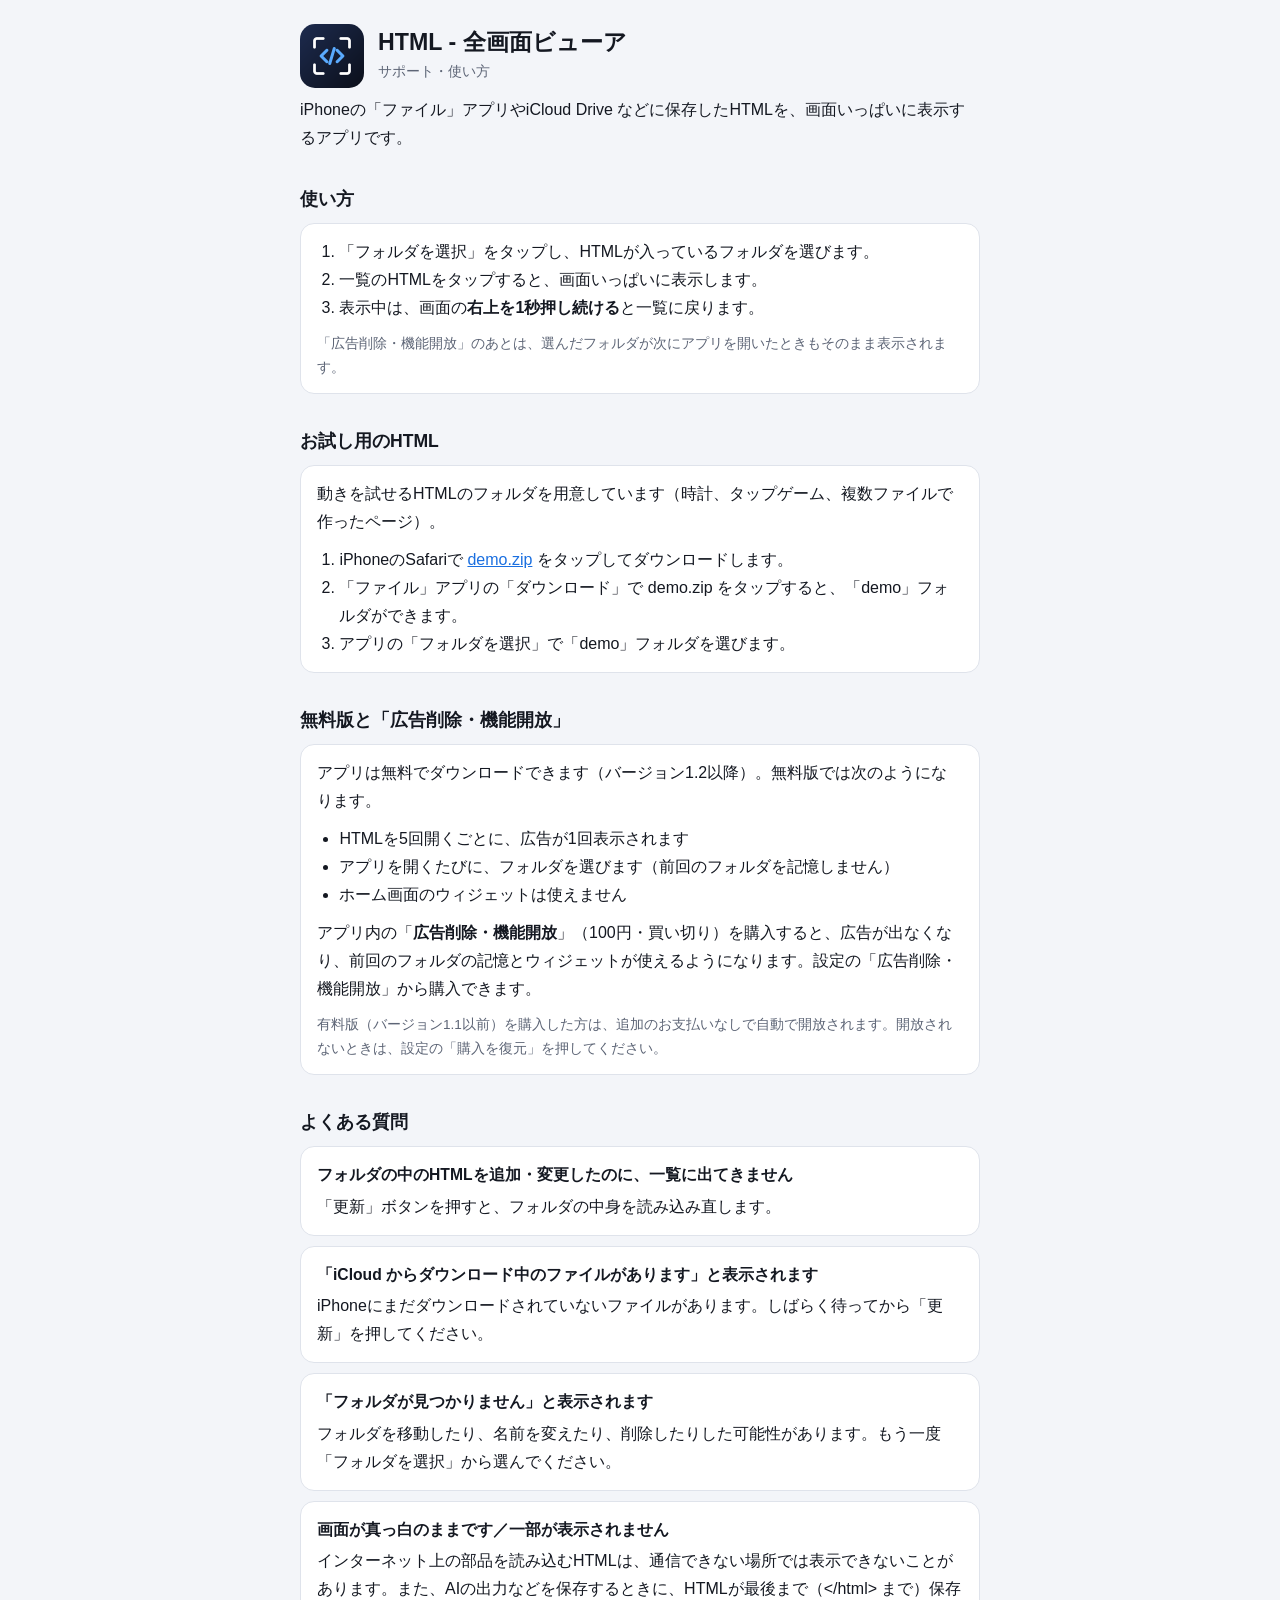
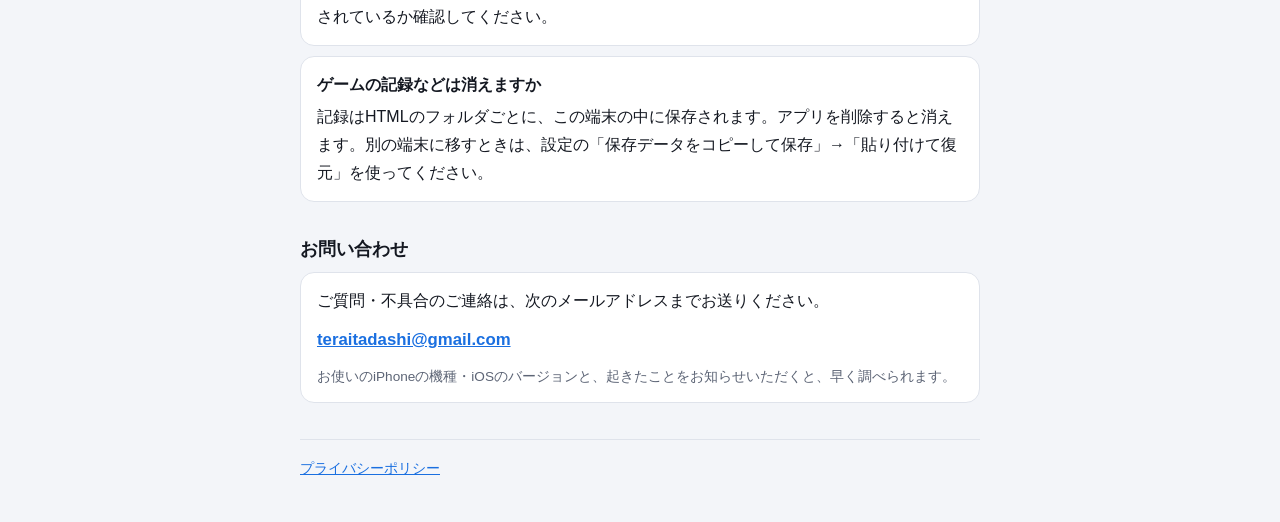
<file: index.html>
<!DOCTYPE html>
<html lang="ja">
<head>
<meta charset="UTF-8">
<meta name="viewport" content="width=device-width, initial-scale=1, viewport-fit=cover">
<title>全画面ビューア サポート</title>
<meta name="description" content="iPhoneアプリ「HTML - 全画面ビューア」の使い方とお問い合わせ先です。">
<link rel="stylesheet" href="style.css">
<link rel="icon" href="icon.png">
</head>
<body>
<main>
  <header class="app">
    <img src="icon.png" alt="">
    <div>
      <h1>HTML - 全画面ビューア</h1>
      <p>サポート・使い方</p>
    </div>
  </header>

  <p>iPhoneの「ファイル」アプリやiCloud Drive などに保存したHTMLを、画面いっぱいに表示するアプリです。</p>

  <h2>使い方</h2>
  <div class="card">
    <ol>
      <li>「フォルダを選択」をタップし、HTMLが入っているフォルダを選びます。</li>
      <li>一覧のHTMLをタップすると、画面いっぱいに表示します。</li>
      <li>表示中は、画面の<b>右上を1秒押し続ける</b>と一覧に戻ります。</li>
    </ol>
    <p class="muted">「広告削除・機能開放」のあとは、選んだフォルダが次にアプリを開いたときもそのまま表示されます。</p>
  </div>

  <h2>お試し用のHTML</h2>
  <div class="card">
    <p>動きを試せるHTMLのフォルダを用意しています（時計、タップゲーム、複数ファイルで作ったページ）。</p>
    <ol>
      <li>iPhoneのSafariで <a href="demo.zip">demo.zip</a> をタップしてダウンロードします。</li>
      <li>「ファイル」アプリの「ダウンロード」で demo.zip をタップすると、「demo」フォルダができます。</li>
      <li>アプリの「フォルダを選択」で「demo」フォルダを選びます。</li>
    </ol>
  </div>

  <h2>無料版と「広告削除・機能開放」</h2>
  <div class="card">
    <p>アプリは無料でダウンロードできます（バージョン1.2以降）。無料版では次のようになります。</p>
    <ul>
      <li>HTMLを5回開くごとに、広告が1回表示されます</li>
      <li>アプリを開くたびに、フォルダを選びます（前回のフォルダを記憶しません）</li>
      <li>ホーム画面のウィジェットは使えません</li>
    </ul>
    <p>アプリ内の「<b>広告削除・機能開放</b>」（100円・買い切り）を購入すると、広告が出なくなり、前回のフォルダの記憶とウィジェットが使えるようになります。設定の「広告削除・機能開放」から購入できます。</p>
    <p class="muted">有料版（バージョン1.1以前）を購入した方は、追加のお支払いなしで自動で開放されます。開放されないときは、設定の「購入を復元」を押してください。</p>
  </div>

  <h2>よくある質問</h2>
  <div class="card">
    <h3>フォルダの中のHTMLを追加・変更したのに、一覧に出てきません</h3>
    <p>「更新」ボタンを押すと、フォルダの中身を読み込み直します。</p>
  </div>
  <div class="card">
    <h3>「iCloud からダウンロード中のファイルがあります」と表示されます</h3>
    <p>iPhoneにまだダウンロードされていないファイルがあります。しばらく待ってから「更新」を押してください。</p>
  </div>
  <div class="card">
    <h3>「フォルダが見つかりません」と表示されます</h3>
    <p>フォルダを移動したり、名前を変えたり、削除したりした可能性があります。もう一度「フォルダを選択」から選んでください。</p>
  </div>
  <div class="card">
    <h3>画面が真っ白のままです／一部が表示されません</h3>
    <p>インターネット上の部品を読み込むHTMLは、通信できない場所では表示できないことがあります。また、AIの出力などを保存するときに、HTMLが最後まで（&lt;/html&gt; まで）保存されているか確認してください。</p>
  </div>
  <div class="card">
    <h3>ゲームの記録などは消えますか</h3>
    <p>記録はHTMLのフォルダごとに、この端末の中に保存されます。アプリを削除すると消えます。別の端末に移すときは、設定の「保存データをコピーして保存」→「貼り付けて復元」を使ってください。</p>
  </div>

  <h2>お問い合わせ</h2>
  <div class="card">
    <p>ご質問・不具合のご連絡は、次のメールアドレスまでお送りください。</p>
    <p class="contact" id="mail"><noscript>teraitadashi ＠ gmail.com（＠を半角にしてください）</noscript></p>
    <p class="muted">お使いのiPhoneの機種・iOSのバージョンと、起きたことをお知らせいただくと、早く調べられます。</p>
  </div>

  <nav>
    <a href="privacy.html">プライバシーポリシー</a>
  </nav>
</main>
<script>
  // メールアドレスを自動で集められにくくするため、表示するときに組み立てる
  (function () {
    var a = ['teraitadashi', 'gmail.com'].join('@');
    var el = document.getElementById('mail');
    var link = document.createElement('a');
    link.href = 'mailto:' + a + '?subject=' + encodeURIComponent('全画面ビューアについて');
    link.textContent = a;
    el.textContent = '';
    el.appendChild(link);
  })();
</script>
</body>
</html>
</file>
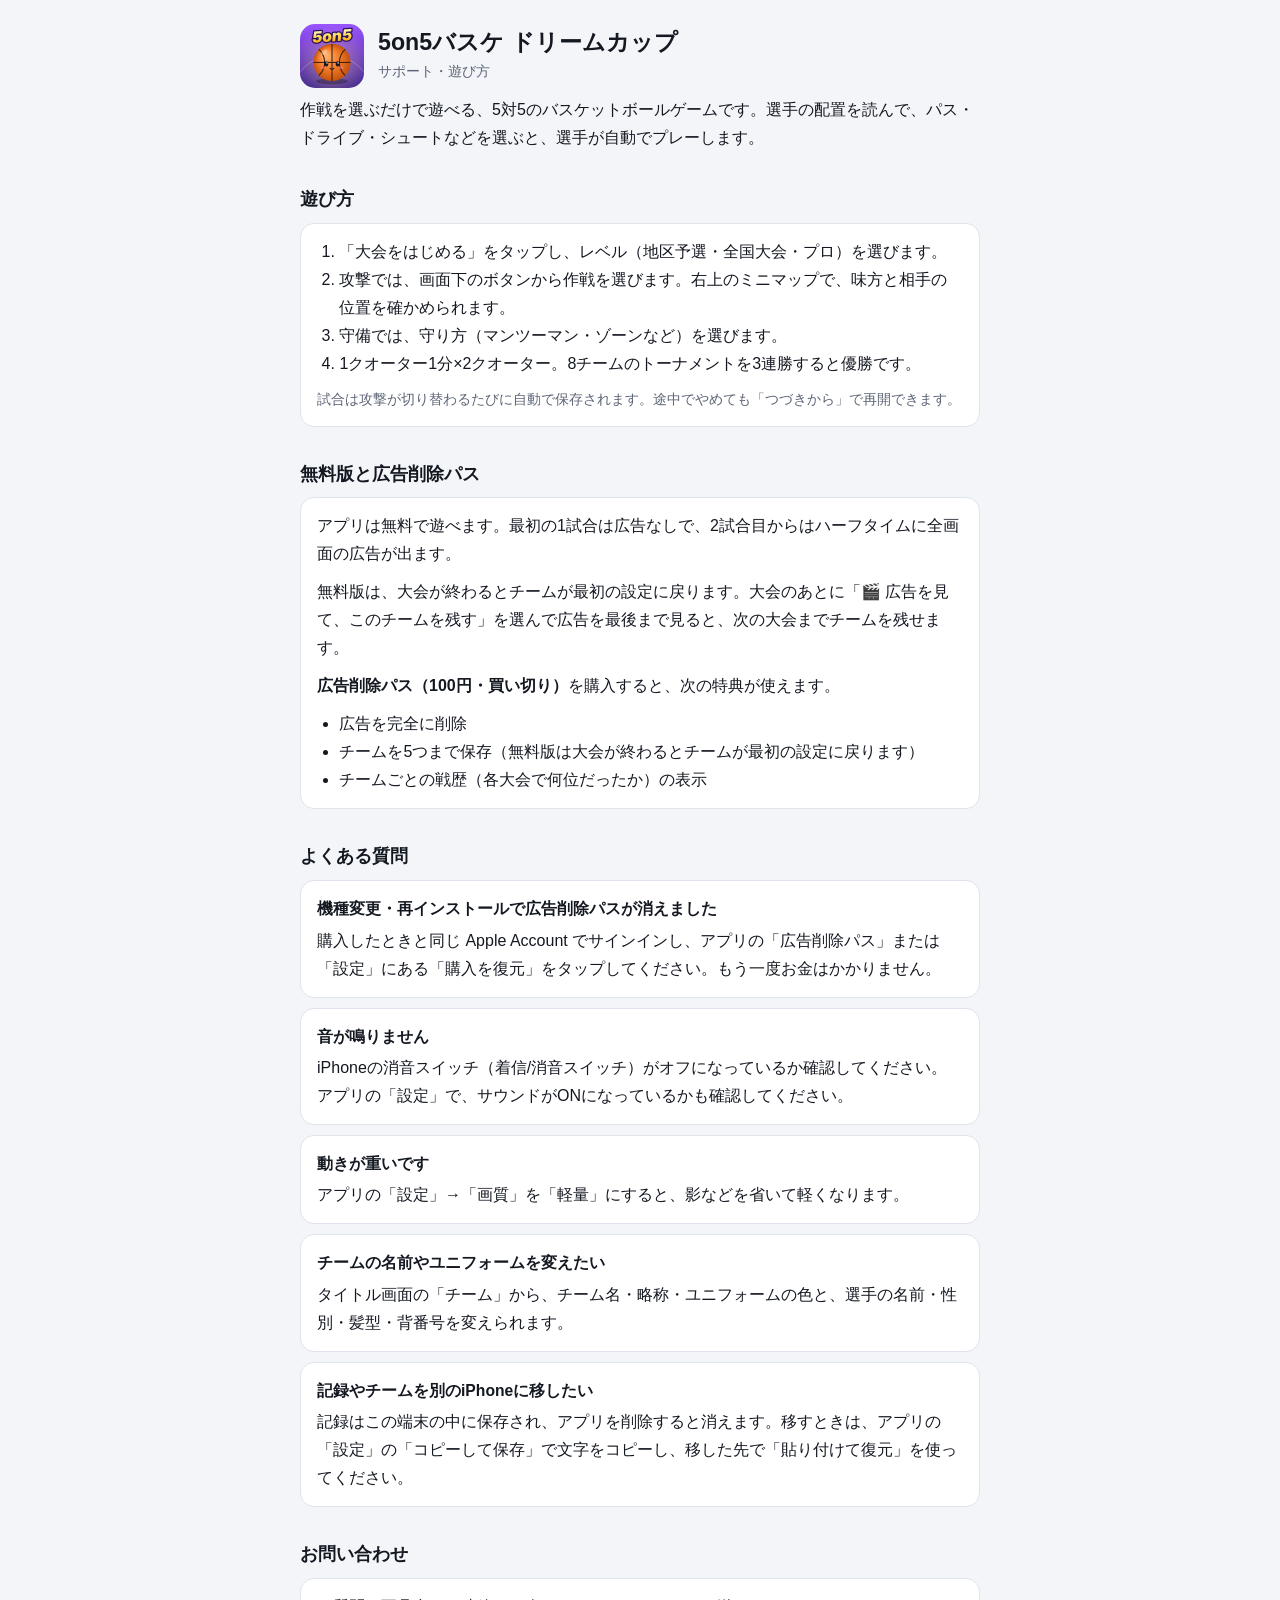
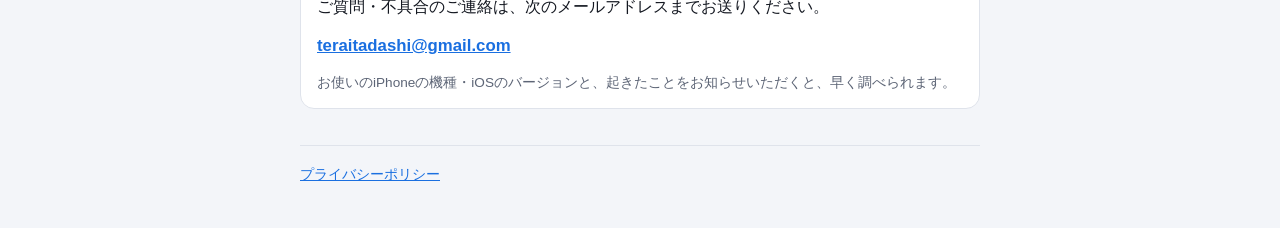
<file: basket5on5/index.html>
<!DOCTYPE html>
<html lang="ja">
<head>
<meta charset="UTF-8">
<meta name="viewport" content="width=device-width, initial-scale=1, viewport-fit=cover">
<title>5on5バスケ ドリームカップ サポート</title>
<meta name="description" content="iPhoneアプリ「5on5バスケ ドリームカップ」の遊び方とお問い合わせ先です。">
<link rel="stylesheet" href="style.css">
<link rel="icon" href="icon.png">
</head>
<body>
<main>
  <header class="app">
    <img src="icon.png" alt="">
    <div>
      <h1>5on5バスケ ドリームカップ</h1>
      <p>サポート・遊び方</p>
    </div>
  </header>

  <p>作戦を選ぶだけで遊べる、5対5のバスケットボールゲームです。選手の配置を読んで、パス・ドライブ・シュートなどを選ぶと、選手が自動でプレーします。</p>

  <h2>遊び方</h2>
  <div class="card">
    <ol>
      <li>「大会をはじめる」をタップし、レベル（地区予選・全国大会・プロ）を選びます。</li>
      <li>攻撃では、画面下のボタンから作戦を選びます。右上のミニマップで、味方と相手の位置を確かめられます。</li>
      <li>守備では、守り方（マンツーマン・ゾーンなど）を選びます。</li>
      <li>1クオーター1分×2クオーター。8チームのトーナメントを3連勝すると優勝です。</li>
    </ol>
    <p class="muted">試合は攻撃が切り替わるたびに自動で保存されます。途中でやめても「つづきから」で再開できます。</p>
  </div>

  <h2>無料版と広告削除パス</h2>
  <div class="card">
    <p>アプリは無料で遊べます。最初の1試合は広告なしで、2試合目からはハーフタイムに全画面の広告が出ます。</p>
    <p>無料版は、大会が終わるとチームが最初の設定に戻ります。大会のあとに「🎬 広告を見て、このチームを残す」を選んで広告を最後まで見ると、次の大会までチームを残せます。</p>
    <p><b>広告削除パス（100円・買い切り）</b>を購入すると、次の特典が使えます。</p>
    <ul>
      <li>広告を完全に削除</li>
      <li>チームを5つまで保存（無料版は大会が終わるとチームが最初の設定に戻ります）</li>
      <li>チームごとの戦歴（各大会で何位だったか）の表示</li>
    </ul>
  </div>

  <h2>よくある質問</h2>
  <div class="card">
    <h3>機種変更・再インストールで広告削除パスが消えました</h3>
    <p>購入したときと同じ Apple Account でサインインし、アプリの「広告削除パス」または「設定」にある「購入を復元」をタップしてください。もう一度お金はかかりません。</p>
  </div>
  <div class="card">
    <h3>音が鳴りません</h3>
    <p>iPhoneの消音スイッチ（着信/消音スイッチ）がオフになっているか確認してください。アプリの「設定」で、サウンドがONになっているかも確認してください。</p>
  </div>
  <div class="card">
    <h3>動きが重いです</h3>
    <p>アプリの「設定」→「画質」を「軽量」にすると、影などを省いて軽くなります。</p>
  </div>
  <div class="card">
    <h3>チームの名前やユニフォームを変えたい</h3>
    <p>タイトル画面の「チーム」から、チーム名・略称・ユニフォームの色と、選手の名前・性別・髪型・背番号を変えられます。</p>
  </div>
  <div class="card">
    <h3>記録やチームを別のiPhoneに移したい</h3>
    <p>記録はこの端末の中に保存され、アプリを削除すると消えます。移すときは、アプリの「設定」の「コピーして保存」で文字をコピーし、移した先で「貼り付けて復元」を使ってください。</p>
  </div>

  <h2>お問い合わせ</h2>
  <div class="card">
    <p>ご質問・不具合のご連絡は、次のメールアドレスまでお送りください。</p>
    <p class="contact" id="mail"><noscript>teraitadashi ＠ gmail.com（＠を半角にしてください）</noscript></p>
    <p class="muted">お使いのiPhoneの機種・iOSのバージョンと、起きたことをお知らせいただくと、早く調べられます。</p>
  </div>

  <nav>
    <a href="privacy.html">プライバシーポリシー</a>
  </nav>
</main>
<script>
  // メールアドレスを自動で集められにくくするため、表示するときに組み立てる
  (function () {
    var a = ['teraitadashi', 'gmail.com'].join('@');
    var el = document.getElementById('mail');
    var link = document.createElement('a');
    link.href = 'mailto:' + a + '?subject=' + encodeURIComponent('5on5バスケ ドリームカップについて');
    link.textContent = a;
    el.textContent = '';
    el.appendChild(link);
  })();
</script>
</body>
</html>
</file>
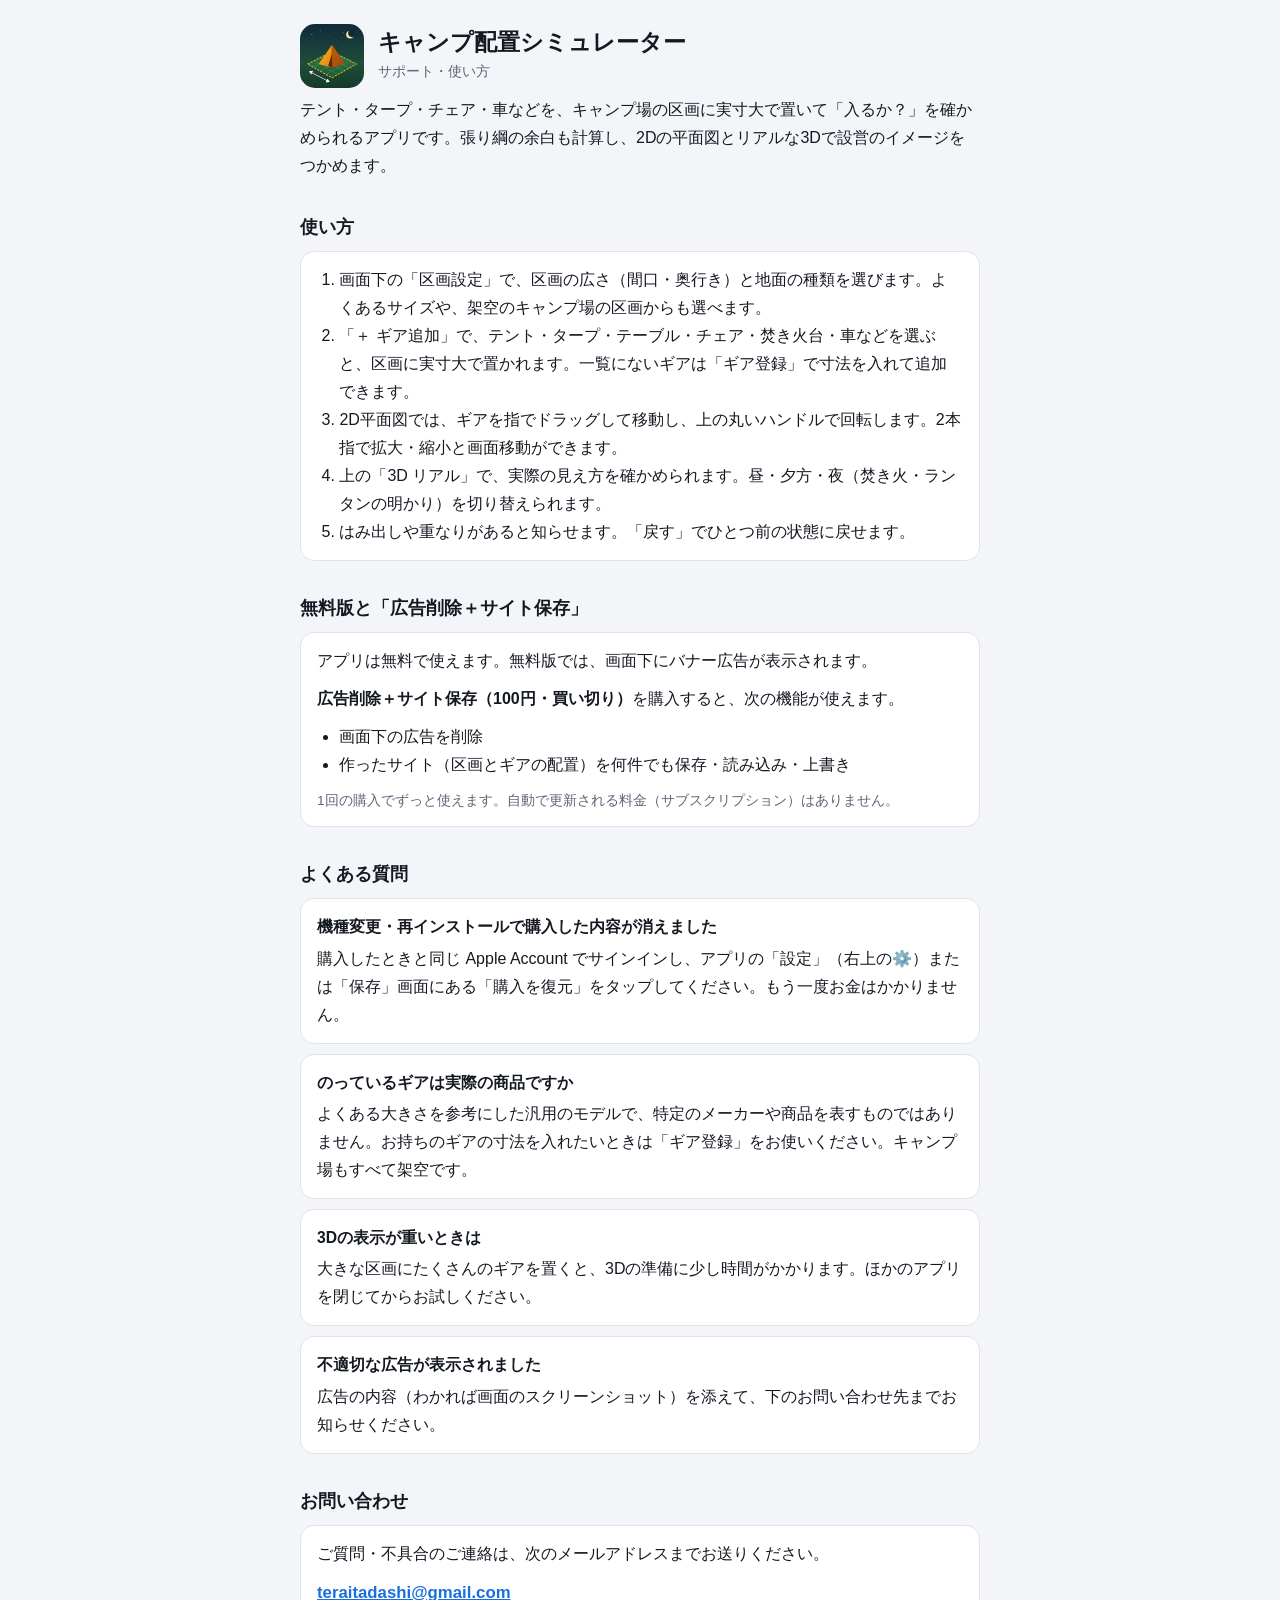
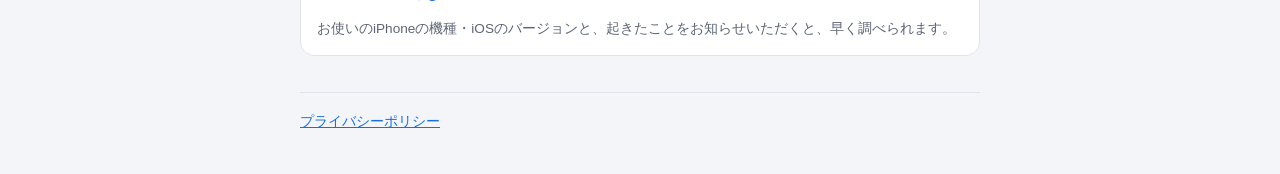
<file: campsim/index.html>
<!DOCTYPE html>
<html lang="ja">
<head>
<meta charset="UTF-8">
<meta name="viewport" content="width=device-width, initial-scale=1, viewport-fit=cover">
<title>キャンプ配置シミュレーター サポート</title>
<meta name="description" content="iPhoneアプリ「キャンプ配置シミュレーター」の使い方とお問い合わせ先です。">
<link rel="stylesheet" href="style.css">
<link rel="icon" href="icon.png">
</head>
<body>
<main>
  <header class="app">
    <img src="icon.png" alt="">
    <div>
      <h1>キャンプ配置シミュレーター</h1>
      <p>サポート・使い方</p>
    </div>
  </header>

  <p>テント・タープ・チェア・車などを、キャンプ場の区画に実寸大で置いて「入るか？」を確かめられるアプリです。張り綱の余白も計算し、2Dの平面図とリアルな3Dで設営のイメージをつかめます。</p>

  <h2>使い方</h2>
  <div class="card">
    <ol>
      <li>画面下の「区画設定」で、区画の広さ（間口・奥行き）と地面の種類を選びます。よくあるサイズや、架空のキャンプ場の区画からも選べます。</li>
      <li>「＋ ギア追加」で、テント・タープ・テーブル・チェア・焚き火台・車などを選ぶと、区画に実寸大で置かれます。一覧にないギアは「ギア登録」で寸法を入れて追加できます。</li>
      <li>2D平面図では、ギアを指でドラッグして移動し、上の丸いハンドルで回転します。2本指で拡大・縮小と画面移動ができます。</li>
      <li>上の「3D リアル」で、実際の見え方を確かめられます。昼・夕方・夜（焚き火・ランタンの明かり）を切り替えられます。</li>
      <li>はみ出しや重なりがあると知らせます。「戻す」でひとつ前の状態に戻せます。</li>
    </ol>
  </div>

  <h2>無料版と「広告削除＋サイト保存」</h2>
  <div class="card">
    <p>アプリは無料で使えます。無料版では、画面下にバナー広告が表示されます。</p>
    <p><b>広告削除＋サイト保存（100円・買い切り）</b>を購入すると、次の機能が使えます。</p>
    <ul>
      <li>画面下の広告を削除</li>
      <li>作ったサイト（区画とギアの配置）を何件でも保存・読み込み・上書き</li>
    </ul>
    <p class="muted">1回の購入でずっと使えます。自動で更新される料金（サブスクリプション）はありません。</p>
  </div>

  <h2>よくある質問</h2>
  <div class="card">
    <h3>機種変更・再インストールで購入した内容が消えました</h3>
    <p>購入したときと同じ Apple Account でサインインし、アプリの「設定」（右上の⚙️）または「保存」画面にある「購入を復元」をタップしてください。もう一度お金はかかりません。</p>
  </div>
  <div class="card">
    <h3>のっているギアは実際の商品ですか</h3>
    <p>よくある大きさを参考にした汎用のモデルで、特定のメーカーや商品を表すものではありません。お持ちのギアの寸法を入れたいときは「ギア登録」をお使いください。キャンプ場もすべて架空です。</p>
  </div>
  <div class="card">
    <h3>3Dの表示が重いときは</h3>
    <p>大きな区画にたくさんのギアを置くと、3Dの準備に少し時間がかかります。ほかのアプリを閉じてからお試しください。</p>
  </div>
  <div class="card">
    <h3>不適切な広告が表示されました</h3>
    <p>広告の内容（わかれば画面のスクリーンショット）を添えて、下のお問い合わせ先までお知らせください。</p>
  </div>

  <h2>お問い合わせ</h2>
  <div class="card">
    <p>ご質問・不具合のご連絡は、次のメールアドレスまでお送りください。</p>
    <p class="contact" id="mail"><noscript>teraitadashi ＠ gmail.com（＠を半角にしてください）</noscript></p>
    <p class="muted">お使いのiPhoneの機種・iOSのバージョンと、起きたことをお知らせいただくと、早く調べられます。</p>
  </div>

  <nav>
    <a href="privacy.html">プライバシーポリシー</a>
  </nav>
</main>
<script>
  // メールアドレスを自動で集められにくくするため、表示するときに組み立てる
  (function () {
    var a = ['teraitadashi', 'gmail.com'].join('@');
    var el = document.getElementById('mail');
    var link = document.createElement('a');
    link.href = 'mailto:' + a + '?subject=' + encodeURIComponent('キャンプ配置シミュレーターについて');
    link.textContent = a;
    el.textContent = '';
    el.appendChild(link);
  })();
</script>
</body>
</html>
</file>
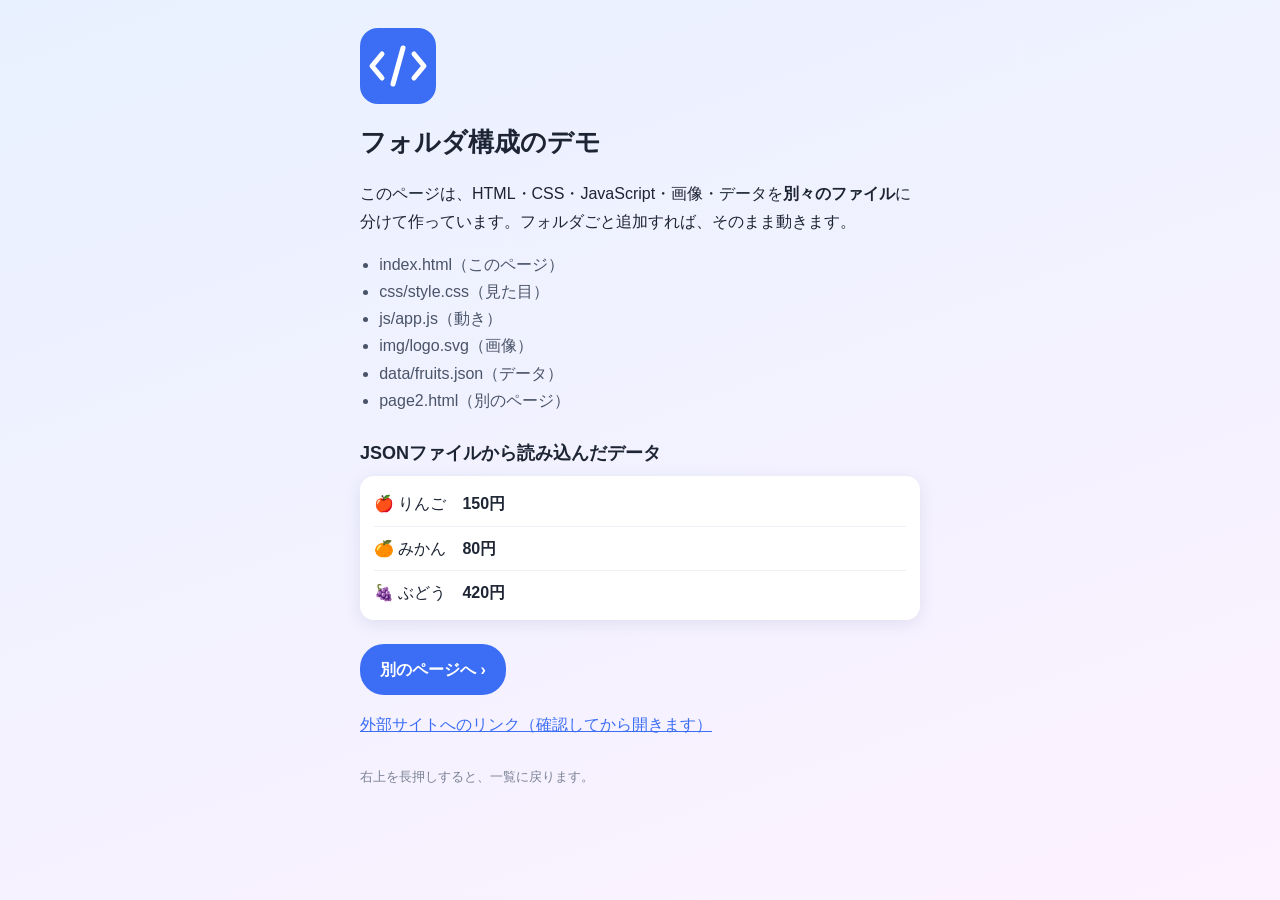
<file: demo/index.html>
<!DOCTYPE html><html lang="ja"><head><meta charset="UTF-8"><meta name="viewport" content="width=device-width,initial-scale=1,viewport-fit=cover"><title>フォルダ構成のデモ</title><link rel="stylesheet" href="css/style.css"></head><body><main><img class="logo" src="img/logo.svg" alt=""><h1>フォルダ構成のデモ</h1><p>このページは、HTML・CSS・JavaScript・画像・データを<b>別々のファイル</b>に分けて作っています。フォルダごと追加すれば、そのまま動きます。</p><ul class="files"><li>index.html（このページ）</li><li>css/style.css（見た目）</li><li>js/app.js（動き）</li><li>img/logo.svg（画像）</li><li>data/fruits.json（データ）</li><li>page2.html（別のページ）</li></ul><h2>JSONファイルから読み込んだデータ</h2><ul id="list" class="card"><li>読み込み中…</li></ul><p><a class="btn" href="page2.html">別のページへ ›</a></p><p><a class="ext" href="https://www.apple.com/jp/">外部サイトへのリンク（確認してから開きます）</a></p><p class="note">右上を長押しすると、一覧に戻ります。</p></main><script src="js/app.js"></script></body></html>
</file>
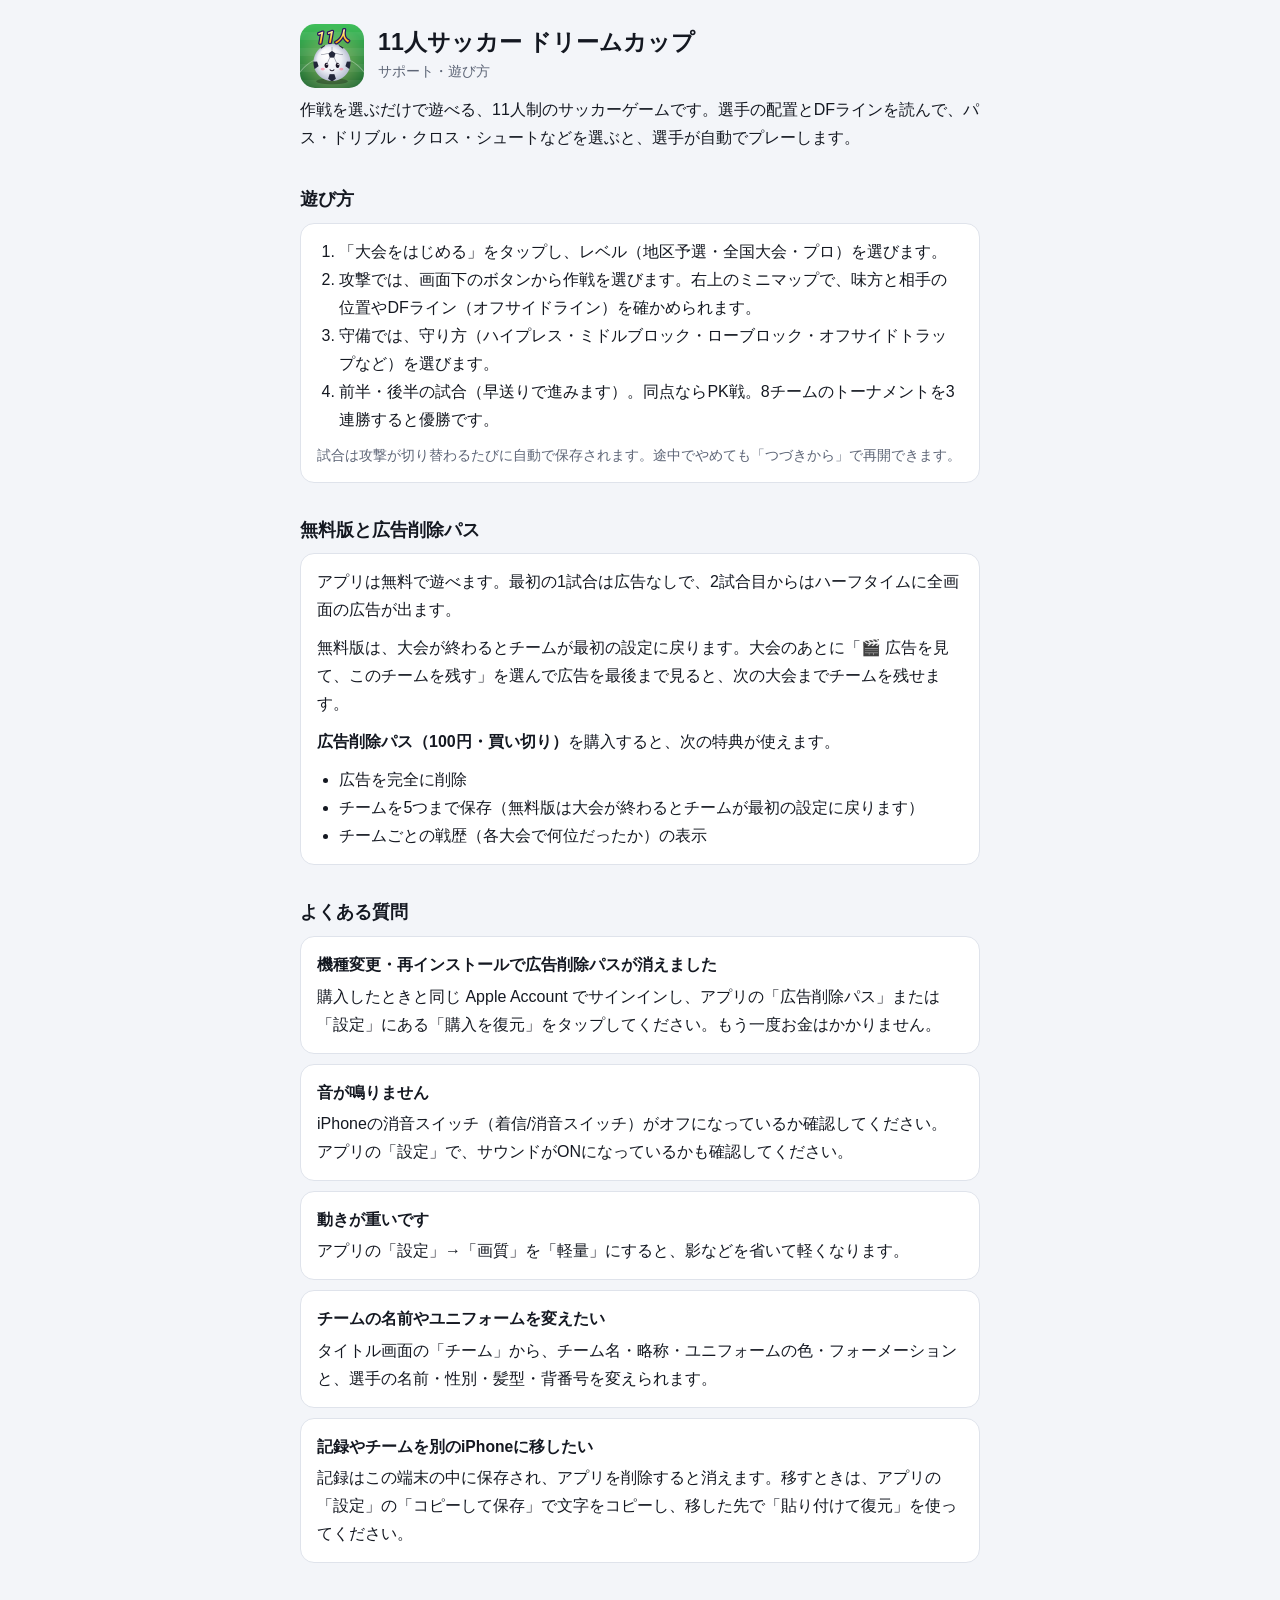
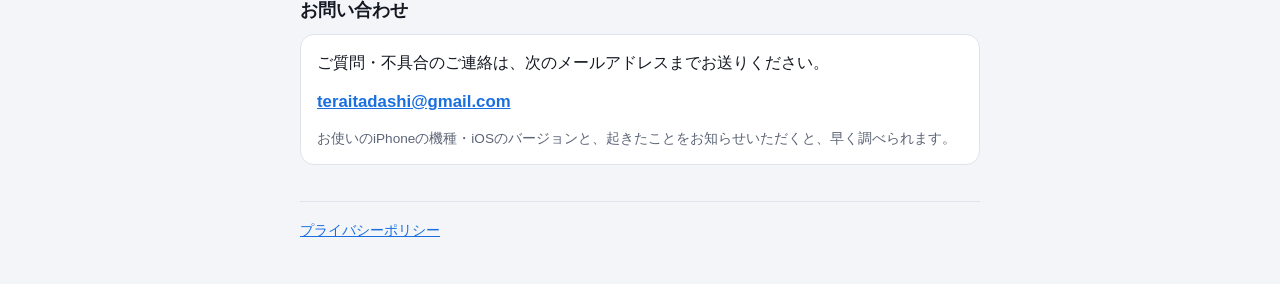
<file: soccer11/index.html>
<!DOCTYPE html>
<html lang="ja">
<head>
<meta charset="UTF-8">
<meta name="viewport" content="width=device-width, initial-scale=1, viewport-fit=cover">
<title>11人サッカー ドリームカップ サポート</title>
<meta name="description" content="iPhoneアプリ「11人サッカー ドリームカップ」の遊び方とお問い合わせ先です。">
<link rel="stylesheet" href="style.css">
<link rel="icon" href="icon.png">
</head>
<body>
<main>
  <header class="app">
    <img src="icon.png" alt="">
    <div>
      <h1>11人サッカー ドリームカップ</h1>
      <p>サポート・遊び方</p>
    </div>
  </header>

  <p>作戦を選ぶだけで遊べる、11人制のサッカーゲームです。選手の配置とDFラインを読んで、パス・ドリブル・クロス・シュートなどを選ぶと、選手が自動でプレーします。</p>

  <h2>遊び方</h2>
  <div class="card">
    <ol>
      <li>「大会をはじめる」をタップし、レベル（地区予選・全国大会・プロ）を選びます。</li>
      <li>攻撃では、画面下のボタンから作戦を選びます。右上のミニマップで、味方と相手の位置やDFライン（オフサイドライン）を確かめられます。</li>
      <li>守備では、守り方（ハイプレス・ミドルブロック・ローブロック・オフサイドトラップなど）を選びます。</li>
      <li>前半・後半の試合（早送りで進みます）。同点ならPK戦。8チームのトーナメントを3連勝すると優勝です。</li>
    </ol>
    <p class="muted">試合は攻撃が切り替わるたびに自動で保存されます。途中でやめても「つづきから」で再開できます。</p>
  </div>

  <h2>無料版と広告削除パス</h2>
  <div class="card">
    <p>アプリは無料で遊べます。最初の1試合は広告なしで、2試合目からはハーフタイムに全画面の広告が出ます。</p>
    <p>無料版は、大会が終わるとチームが最初の設定に戻ります。大会のあとに「🎬 広告を見て、このチームを残す」を選んで広告を最後まで見ると、次の大会までチームを残せます。</p>
    <p><b>広告削除パス（100円・買い切り）</b>を購入すると、次の特典が使えます。</p>
    <ul>
      <li>広告を完全に削除</li>
      <li>チームを5つまで保存（無料版は大会が終わるとチームが最初の設定に戻ります）</li>
      <li>チームごとの戦歴（各大会で何位だったか）の表示</li>
    </ul>
  </div>

  <h2>よくある質問</h2>
  <div class="card">
    <h3>機種変更・再インストールで広告削除パスが消えました</h3>
    <p>購入したときと同じ Apple Account でサインインし、アプリの「広告削除パス」または「設定」にある「購入を復元」をタップしてください。もう一度お金はかかりません。</p>
  </div>
  <div class="card">
    <h3>音が鳴りません</h3>
    <p>iPhoneの消音スイッチ（着信/消音スイッチ）がオフになっているか確認してください。アプリの「設定」で、サウンドがONになっているかも確認してください。</p>
  </div>
  <div class="card">
    <h3>動きが重いです</h3>
    <p>アプリの「設定」→「画質」を「軽量」にすると、影などを省いて軽くなります。</p>
  </div>
  <div class="card">
    <h3>チームの名前やユニフォームを変えたい</h3>
    <p>タイトル画面の「チーム」から、チーム名・略称・ユニフォームの色・フォーメーションと、選手の名前・性別・髪型・背番号を変えられます。</p>
  </div>
  <div class="card">
    <h3>記録やチームを別のiPhoneに移したい</h3>
    <p>記録はこの端末の中に保存され、アプリを削除すると消えます。移すときは、アプリの「設定」の「コピーして保存」で文字をコピーし、移した先で「貼り付けて復元」を使ってください。</p>
  </div>

  <h2>お問い合わせ</h2>
  <div class="card">
    <p>ご質問・不具合のご連絡は、次のメールアドレスまでお送りください。</p>
    <p class="contact" id="mail"><noscript>teraitadashi ＠ gmail.com（＠を半角にしてください）</noscript></p>
    <p class="muted">お使いのiPhoneの機種・iOSのバージョンと、起きたことをお知らせいただくと、早く調べられます。</p>
  </div>

  <nav>
    <a href="privacy.html">プライバシーポリシー</a>
  </nav>
</main>
<script>
  // メールアドレスを自動で集められにくくするため、表示するときに組み立てる
  (function () {
    var a = ['teraitadashi', 'gmail.com'].join('@');
    var el = document.getElementById('mail');
    var link = document.createElement('a');
    link.href = 'mailto:' + a + '?subject=' + encodeURIComponent('11人サッカー ドリームカップについて');
    link.textContent = a;
    el.textContent = '';
    el.appendChild(link);
  })();
</script>
</body>
</html>
</file>
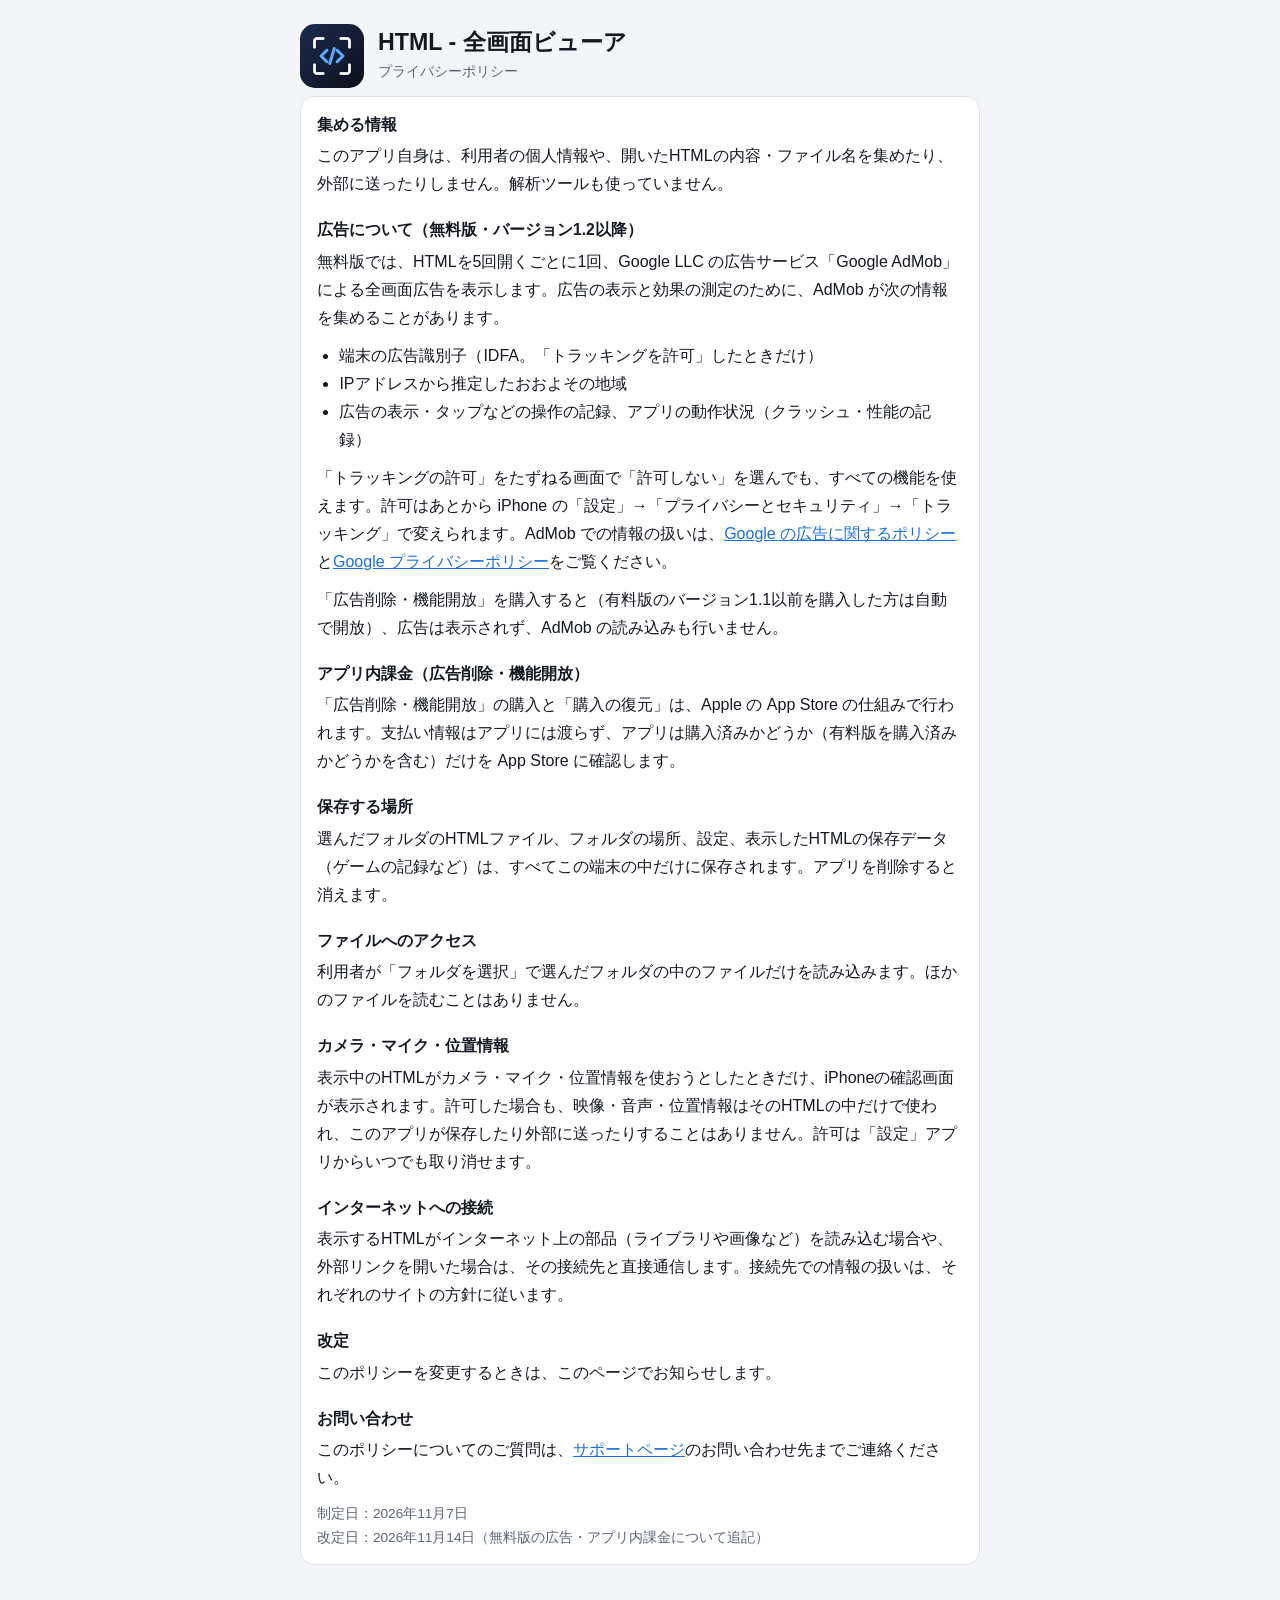
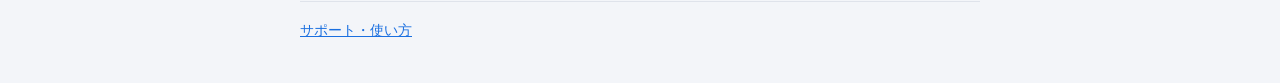
<file: privacy.html>
<!DOCTYPE html>
<html lang="ja">
<head>
<meta charset="UTF-8">
<meta name="viewport" content="width=device-width, initial-scale=1, viewport-fit=cover">
<title>全画面ビューア プライバシーポリシー</title>
<meta name="description" content="iPhoneアプリ「HTML - 全画面ビューア」のプライバシーポリシーです。">
<link rel="stylesheet" href="style.css">
<link rel="icon" href="icon.png">
</head>
<body>
<main>
  <header class="app">
    <img src="icon.png" alt="">
    <div>
      <h1>HTML - 全画面ビューア</h1>
      <p>プライバシーポリシー</p>
    </div>
  </header>

  <div class="card">
    <h3>集める情報</h3>
    <p>このアプリ自身は、利用者の個人情報や、開いたHTMLの内容・ファイル名を集めたり、外部に送ったりしません。解析ツールも使っていません。</p>

    <h3>広告について（無料版・バージョン1.2以降）</h3>
    <p>無料版では、HTMLを5回開くごとに1回、Google LLC の広告サービス「Google AdMob」による全画面広告を表示します。広告の表示と効果の測定のために、AdMob が次の情報を集めることがあります。</p>
    <ul>
      <li>端末の広告識別子（IDFA。「トラッキングを許可」したときだけ）</li>
      <li>IPアドレスから推定したおおよその地域</li>
      <li>広告の表示・タップなどの操作の記録、アプリの動作状況（クラッシュ・性能の記録）</li>
    </ul>
    <p>「トラッキングの許可」をたずねる画面で「許可しない」を選んでも、すべての機能を使えます。許可はあとから iPhone の「設定」→「プライバシーとセキュリティ」→「トラッキング」で変えられます。AdMob での情報の扱いは、<a href="https://policies.google.com/technologies/ads?hl=ja" rel="noopener">Google の広告に関するポリシー</a>と<a href="https://policies.google.com/privacy?hl=ja" rel="noopener">Google プライバシーポリシー</a>をご覧ください。</p>
    <p>「広告削除・機能開放」を購入すると（有料版のバージョン1.1以前を購入した方は自動で開放）、広告は表示されず、AdMob の読み込みも行いません。</p>

    <h3>アプリ内課金（広告削除・機能開放）</h3>
    <p>「広告削除・機能開放」の購入と「購入の復元」は、Apple の App Store の仕組みで行われます。支払い情報はアプリには渡らず、アプリは購入済みかどうか（有料版を購入済みかどうかを含む）だけを App Store に確認します。</p>

    <h3>保存する場所</h3>
    <p>選んだフォルダのHTMLファイル、フォルダの場所、設定、表示したHTMLの保存データ（ゲームの記録など）は、すべてこの端末の中だけに保存されます。アプリを削除すると消えます。</p>

    <h3>ファイルへのアクセス</h3>
    <p>利用者が「フォルダを選択」で選んだフォルダの中のファイルだけを読み込みます。ほかのファイルを読むことはありません。</p>

    <h3>カメラ・マイク・位置情報</h3>
    <p>表示中のHTMLがカメラ・マイク・位置情報を使おうとしたときだけ、iPhoneの確認画面が表示されます。許可した場合も、映像・音声・位置情報はそのHTMLの中だけで使われ、このアプリが保存したり外部に送ったりすることはありません。許可は「設定」アプリからいつでも取り消せます。</p>

    <h3>インターネットへの接続</h3>
    <p>表示するHTMLがインターネット上の部品（ライブラリや画像など）を読み込む場合や、外部リンクを開いた場合は、その接続先と直接通信します。接続先での情報の扱いは、それぞれのサイトの方針に従います。</p>

    <h3>改定</h3>
    <p>このポリシーを変更するときは、このページでお知らせします。</p>

    <h3>お問い合わせ</h3>
    <p>このポリシーについてのご質問は、<a href="index.html">サポートページ</a>のお問い合わせ先までご連絡ください。</p>

    <p class="muted">制定日：2026年11月7日<br>改定日：2026年11月14日（無料版の広告・アプリ内課金について追記）</p>
  </div>

  <nav>
    <a href="index.html">サポート・使い方</a>
  </nav>
</main>
</body>
</html>
</file>
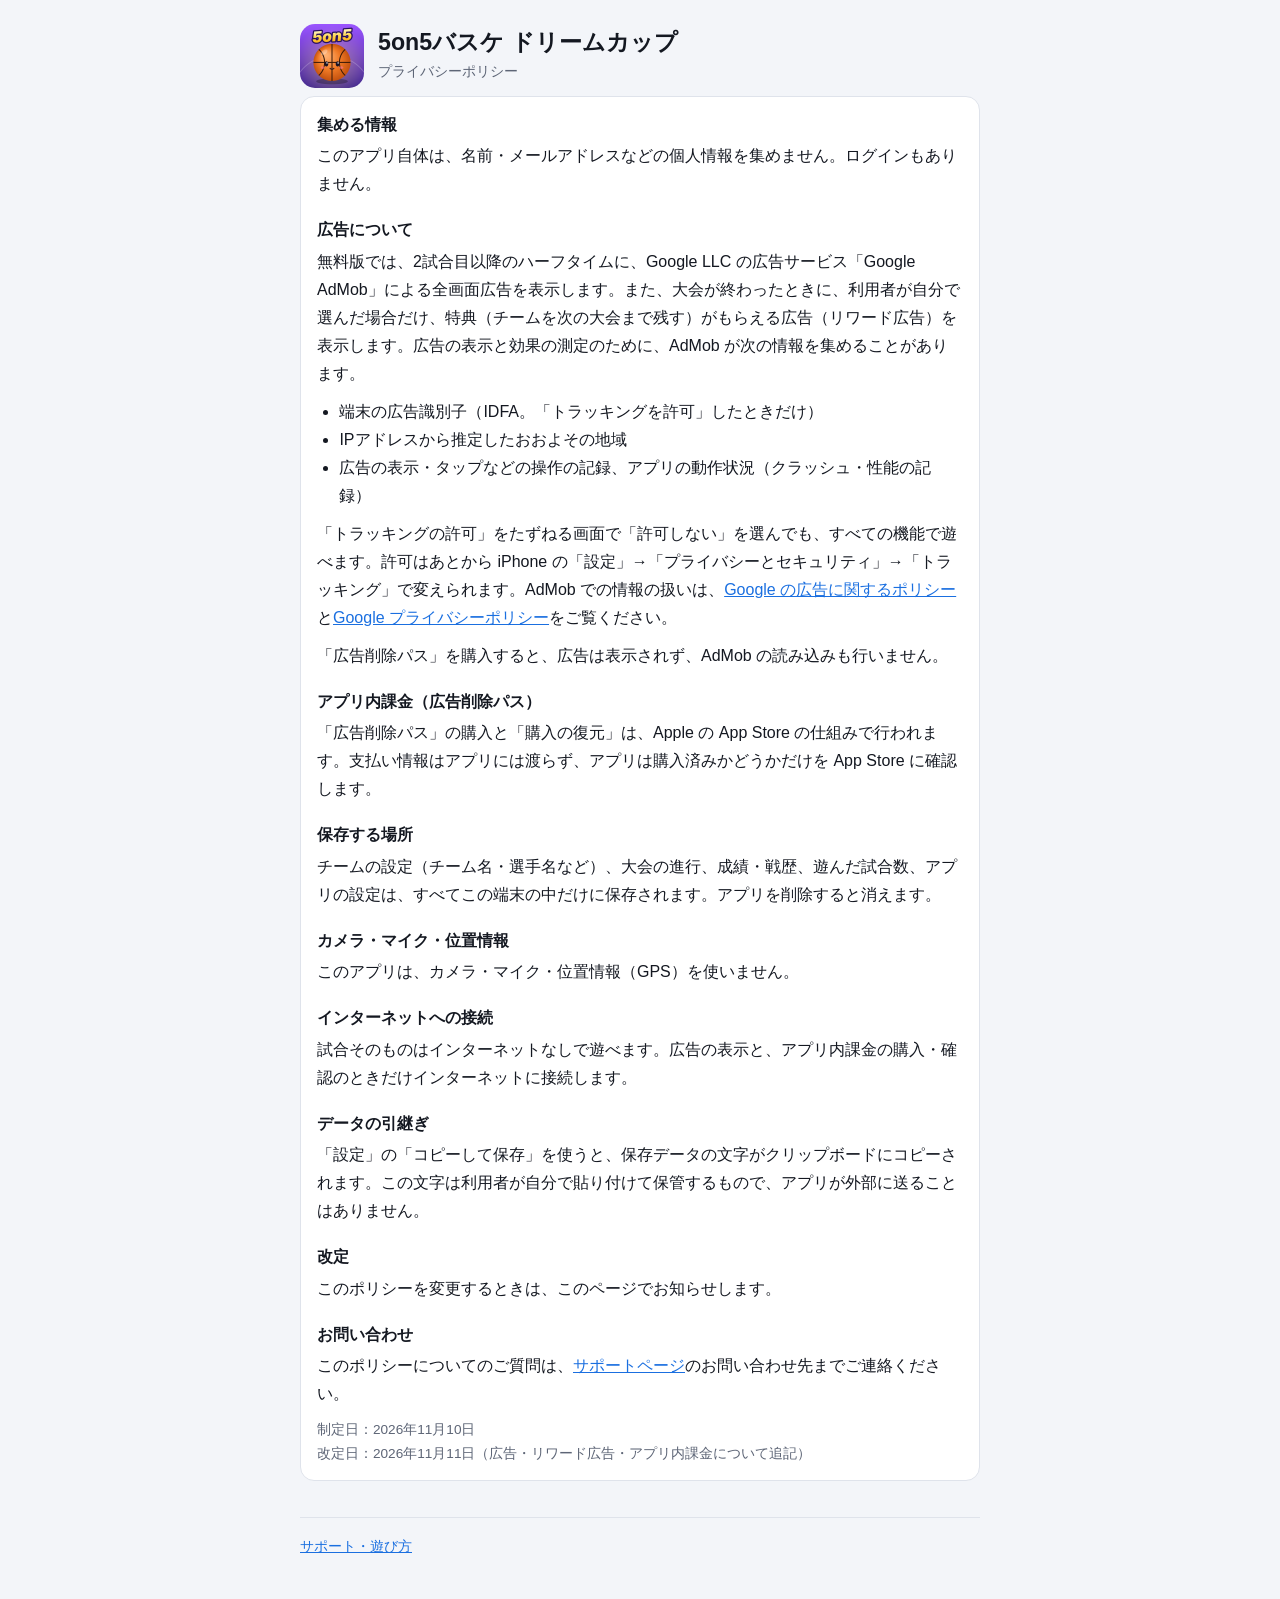
<file: basket5on5/privacy.html>
<!DOCTYPE html>
<html lang="ja">
<head>
<meta charset="UTF-8">
<meta name="viewport" content="width=device-width, initial-scale=1, viewport-fit=cover">
<title>5on5バスケ ドリームカップ プライバシーポリシー</title>
<meta name="description" content="iPhoneアプリ「5on5バスケ ドリームカップ」のプライバシーポリシーです。">
<link rel="stylesheet" href="style.css">
<link rel="icon" href="icon.png">
</head>
<body>
<main>
  <header class="app">
    <img src="icon.png" alt="">
    <div>
      <h1>5on5バスケ ドリームカップ</h1>
      <p>プライバシーポリシー</p>
    </div>
  </header>

  <div class="card">
    <h3>集める情報</h3>
    <p>このアプリ自体は、名前・メールアドレスなどの個人情報を集めません。ログインもありません。</p>

    <h3>広告について</h3>
    <p>無料版では、2試合目以降のハーフタイムに、Google LLC の広告サービス「Google AdMob」による全画面広告を表示します。また、大会が終わったときに、利用者が自分で選んだ場合だけ、特典（チームを次の大会まで残す）がもらえる広告（リワード広告）を表示します。広告の表示と効果の測定のために、AdMob が次の情報を集めることがあります。</p>
    <ul>
      <li>端末の広告識別子（IDFA。「トラッキングを許可」したときだけ）</li>
      <li>IPアドレスから推定したおおよその地域</li>
      <li>広告の表示・タップなどの操作の記録、アプリの動作状況（クラッシュ・性能の記録）</li>
    </ul>
    <p>「トラッキングの許可」をたずねる画面で「許可しない」を選んでも、すべての機能で遊べます。許可はあとから iPhone の「設定」→「プライバシーとセキュリティ」→「トラッキング」で変えられます。AdMob での情報の扱いは、<a href="https://policies.google.com/technologies/ads?hl=ja" rel="noopener">Google の広告に関するポリシー</a>と<a href="https://policies.google.com/privacy?hl=ja" rel="noopener">Google プライバシーポリシー</a>をご覧ください。</p>
    <p>「広告削除パス」を購入すると、広告は表示されず、AdMob の読み込みも行いません。</p>

    <h3>アプリ内課金（広告削除パス）</h3>
    <p>「広告削除パス」の購入と「購入の復元」は、Apple の App Store の仕組みで行われます。支払い情報はアプリには渡らず、アプリは購入済みかどうかだけを App Store に確認します。</p>

    <h3>保存する場所</h3>
    <p>チームの設定（チーム名・選手名など）、大会の進行、成績・戦歴、遊んだ試合数、アプリの設定は、すべてこの端末の中だけに保存されます。アプリを削除すると消えます。</p>

    <h3>カメラ・マイク・位置情報</h3>
    <p>このアプリは、カメラ・マイク・位置情報（GPS）を使いません。</p>

    <h3>インターネットへの接続</h3>
    <p>試合そのものはインターネットなしで遊べます。広告の表示と、アプリ内課金の購入・確認のときだけインターネットに接続します。</p>

    <h3>データの引継ぎ</h3>
    <p>「設定」の「コピーして保存」を使うと、保存データの文字がクリップボードにコピーされます。この文字は利用者が自分で貼り付けて保管するもので、アプリが外部に送ることはありません。</p>

    <h3>改定</h3>
    <p>このポリシーを変更するときは、このページでお知らせします。</p>

    <h3>お問い合わせ</h3>
    <p>このポリシーについてのご質問は、<a href="index.html">サポートページ</a>のお問い合わせ先までご連絡ください。</p>

    <p class="muted">制定日：2026年11月10日<br>改定日：2026年11月11日（広告・リワード広告・アプリ内課金について追記）</p>
  </div>

  <nav>
    <a href="index.html">サポート・遊び方</a>
  </nav>
</main>
</body>
</html>
</file>
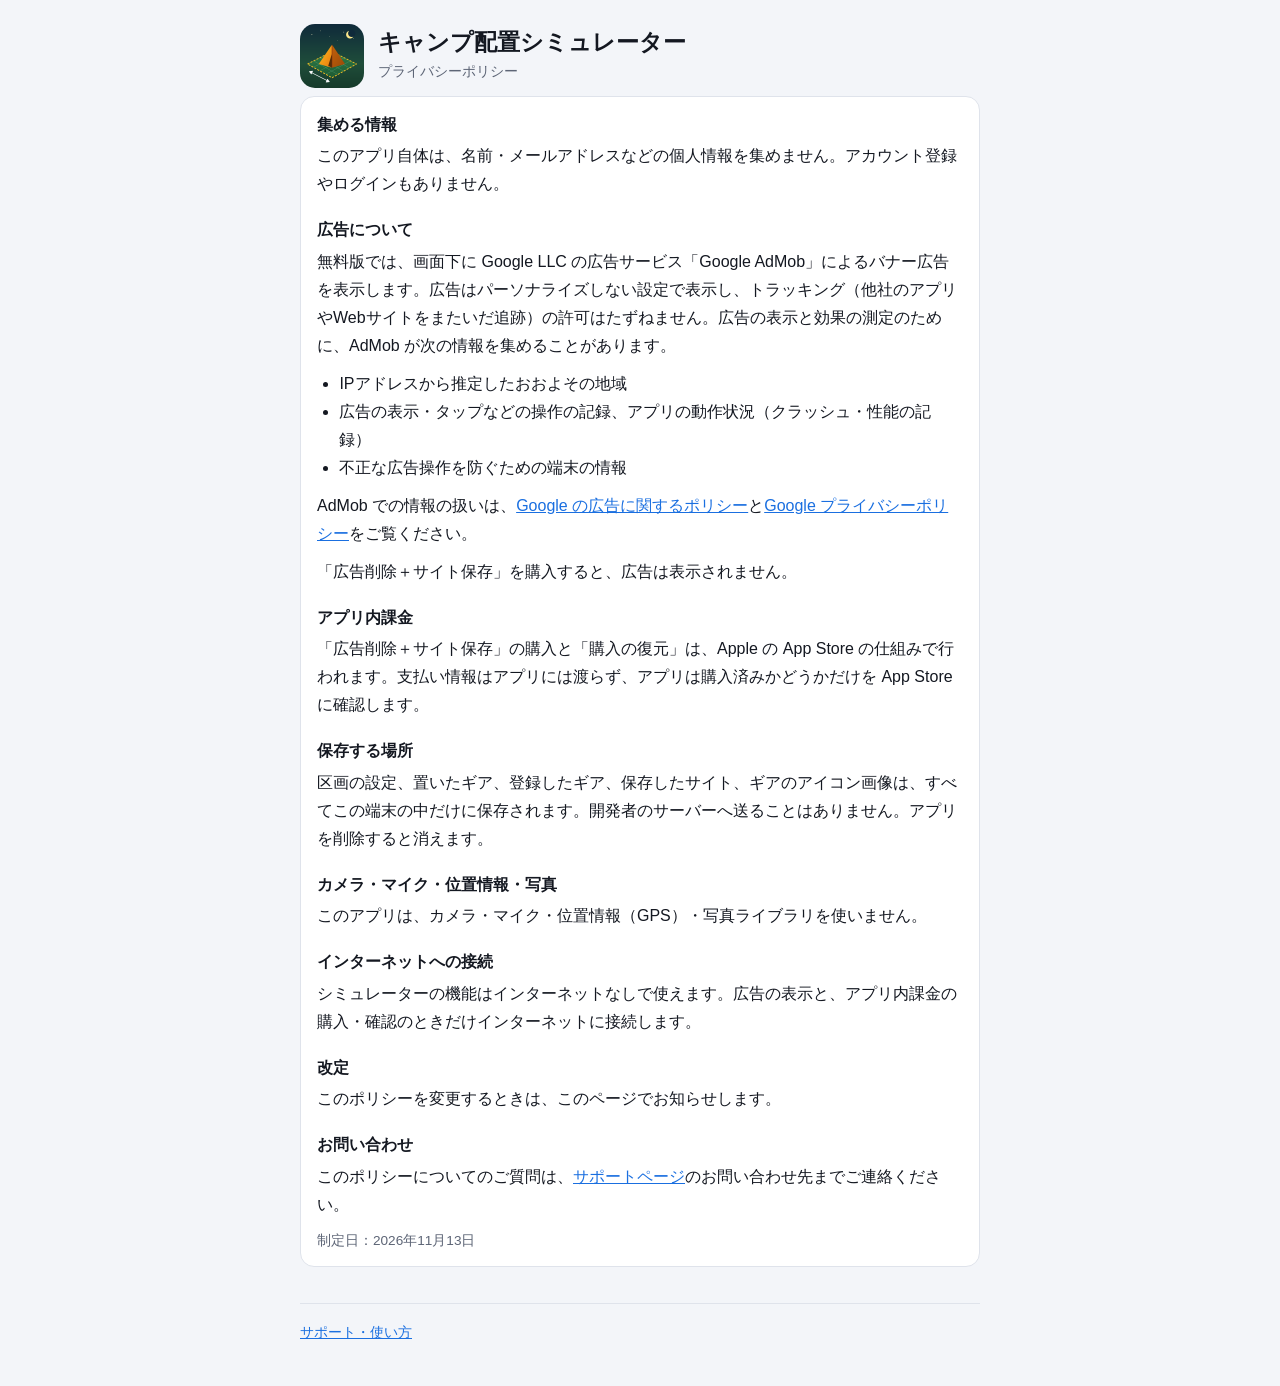
<file: campsim/privacy.html>
<!DOCTYPE html>
<html lang="ja">
<head>
<meta charset="UTF-8">
<meta name="viewport" content="width=device-width, initial-scale=1, viewport-fit=cover">
<title>キャンプ配置シミュレーター プライバシーポリシー</title>
<meta name="description" content="iPhoneアプリ「キャンプ配置シミュレーター」のプライバシーポリシーです。">
<link rel="stylesheet" href="style.css">
<link rel="icon" href="icon.png">
</head>
<body>
<main>
  <header class="app">
    <img src="icon.png" alt="">
    <div>
      <h1>キャンプ配置シミュレーター</h1>
      <p>プライバシーポリシー</p>
    </div>
  </header>

  <div class="card">
    <h3>集める情報</h3>
    <p>このアプリ自体は、名前・メールアドレスなどの個人情報を集めません。アカウント登録やログインもありません。</p>

    <h3>広告について</h3>
    <p>無料版では、画面下に Google LLC の広告サービス「Google AdMob」によるバナー広告を表示します。広告はパーソナライズしない設定で表示し、トラッキング（他社のアプリやWebサイトをまたいだ追跡）の許可はたずねません。広告の表示と効果の測定のために、AdMob が次の情報を集めることがあります。</p>
    <ul>
      <li>IPアドレスから推定したおおよその地域</li>
      <li>広告の表示・タップなどの操作の記録、アプリの動作状況（クラッシュ・性能の記録）</li>
      <li>不正な広告操作を防ぐための端末の情報</li>
    </ul>
    <p>AdMob での情報の扱いは、<a href="https://policies.google.com/technologies/ads?hl=ja" rel="noopener">Google の広告に関するポリシー</a>と<a href="https://policies.google.com/privacy?hl=ja" rel="noopener">Google プライバシーポリシー</a>をご覧ください。</p>
    <p>「広告削除＋サイト保存」を購入すると、広告は表示されません。</p>

    <h3>アプリ内課金</h3>
    <p>「広告削除＋サイト保存」の購入と「購入の復元」は、Apple の App Store の仕組みで行われます。支払い情報はアプリには渡らず、アプリは購入済みかどうかだけを App Store に確認します。</p>

    <h3>保存する場所</h3>
    <p>区画の設定、置いたギア、登録したギア、保存したサイト、ギアのアイコン画像は、すべてこの端末の中だけに保存されます。開発者のサーバーへ送ることはありません。アプリを削除すると消えます。</p>

    <h3>カメラ・マイク・位置情報・写真</h3>
    <p>このアプリは、カメラ・マイク・位置情報（GPS）・写真ライブラリを使いません。</p>

    <h3>インターネットへの接続</h3>
    <p>シミュレーターの機能はインターネットなしで使えます。広告の表示と、アプリ内課金の購入・確認のときだけインターネットに接続します。</p>

    <h3>改定</h3>
    <p>このポリシーを変更するときは、このページでお知らせします。</p>

    <h3>お問い合わせ</h3>
    <p>このポリシーについてのご質問は、<a href="index.html">サポートページ</a>のお問い合わせ先までご連絡ください。</p>

    <p class="muted">制定日：2026年11月13日</p>
  </div>

  <nav>
    <a href="index.html">サポート・使い方</a>
  </nav>
</main>
</body>
</html>
</file>
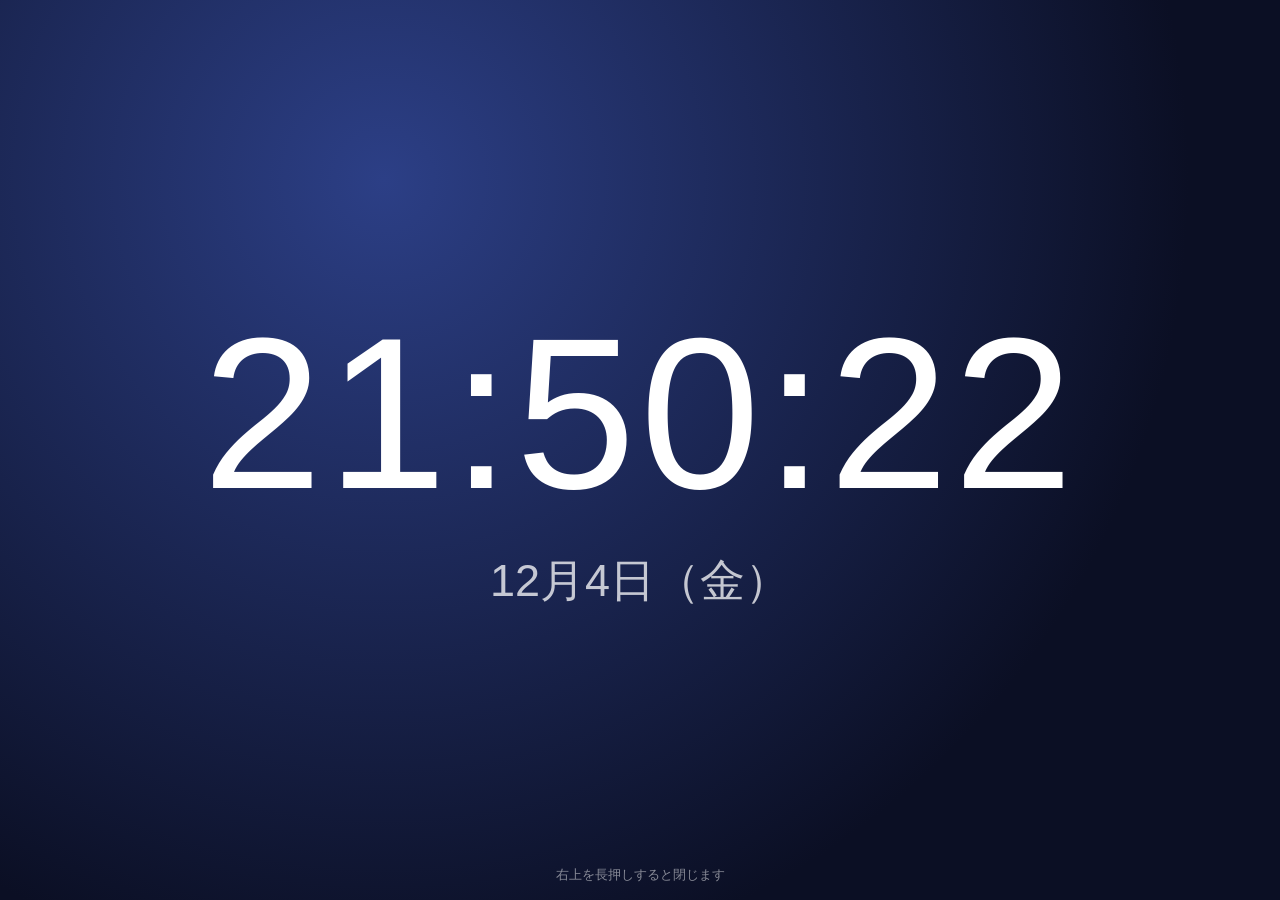
<file: demo/clock.html>
<!DOCTYPE html><html lang="ja"><head><meta charset="UTF-8"><meta name="viewport" content="width=device-width,initial-scale=1,viewport-fit=cover"><title>時計</title><style>html,body{margin:0;height:100%;overflow:hidden;background:radial-gradient(circle at 30% 20%,#2c3f86,#0b0f24 70%);color:#fff;font-family:-apple-system,"Hiragino Sans",sans-serif}body{display:flex;align-items:center;justify-content:center}.w{text-align:center}#t{font-size:min(21vw,24vh);font-weight:200;font-variant-numeric:tabular-nums;letter-spacing:.02em}#d{font-size:min(5.5vw,5vh);opacity:.75;margin-top:.3em}p{position:fixed;left:0;right:0;bottom:max(16px,env(safe-area-inset-bottom));margin:0;text-align:center;font-size:13px;opacity:.5}</style></head><body><div class="w"><div id="t"></div><div id="d"></div></div><p>右上を長押しすると閉じます</p><script>var W=["日","月","火","水","木","金","土"];function z(n){return(n<10?"0":"")+n}function u(){var n=new Date();document.getElementById("t").textContent=z(n.getHours())+":"+z(n.getMinutes())+":"+z(n.getSeconds());document.getElementById("d").textContent=(n.getMonth()+1)+"月"+n.getDate()+"日（"+W[n.getDay()]+"）"}u();setInterval(u,1000);</script></body></html>
</file>
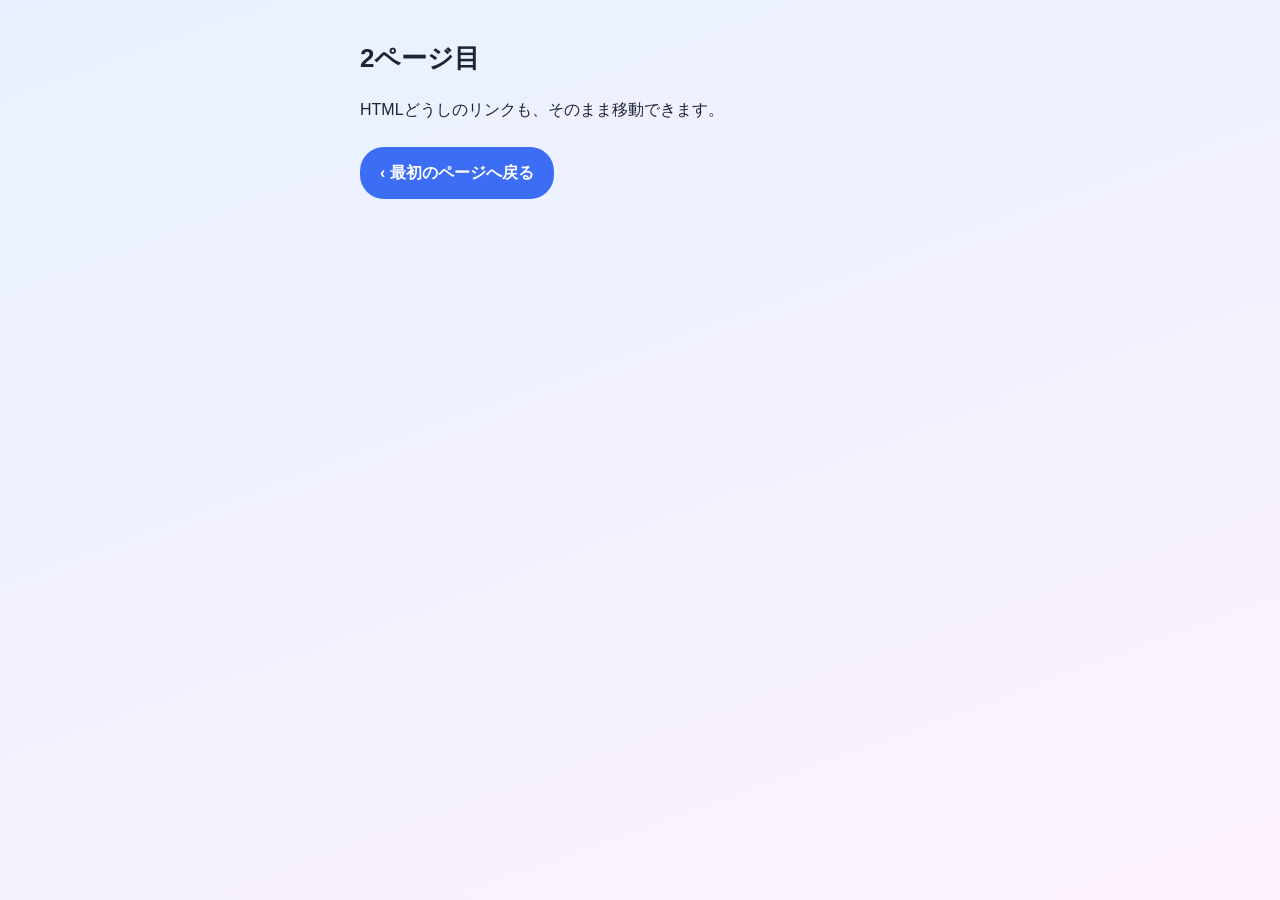
<file: demo/page2.html>
<!DOCTYPE html><html lang="ja"><head><meta charset="UTF-8"><meta name="viewport" content="width=device-width,initial-scale=1,viewport-fit=cover"><title>2ページ目</title><link rel="stylesheet" href="css/style.css"></head><body><main><h1>2ページ目</h1><p>HTMLどうしのリンクも、そのまま移動できます。</p><p><a class="btn" href="index.html">‹ 最初のページへ戻る</a></p></main></body></html>
</file>
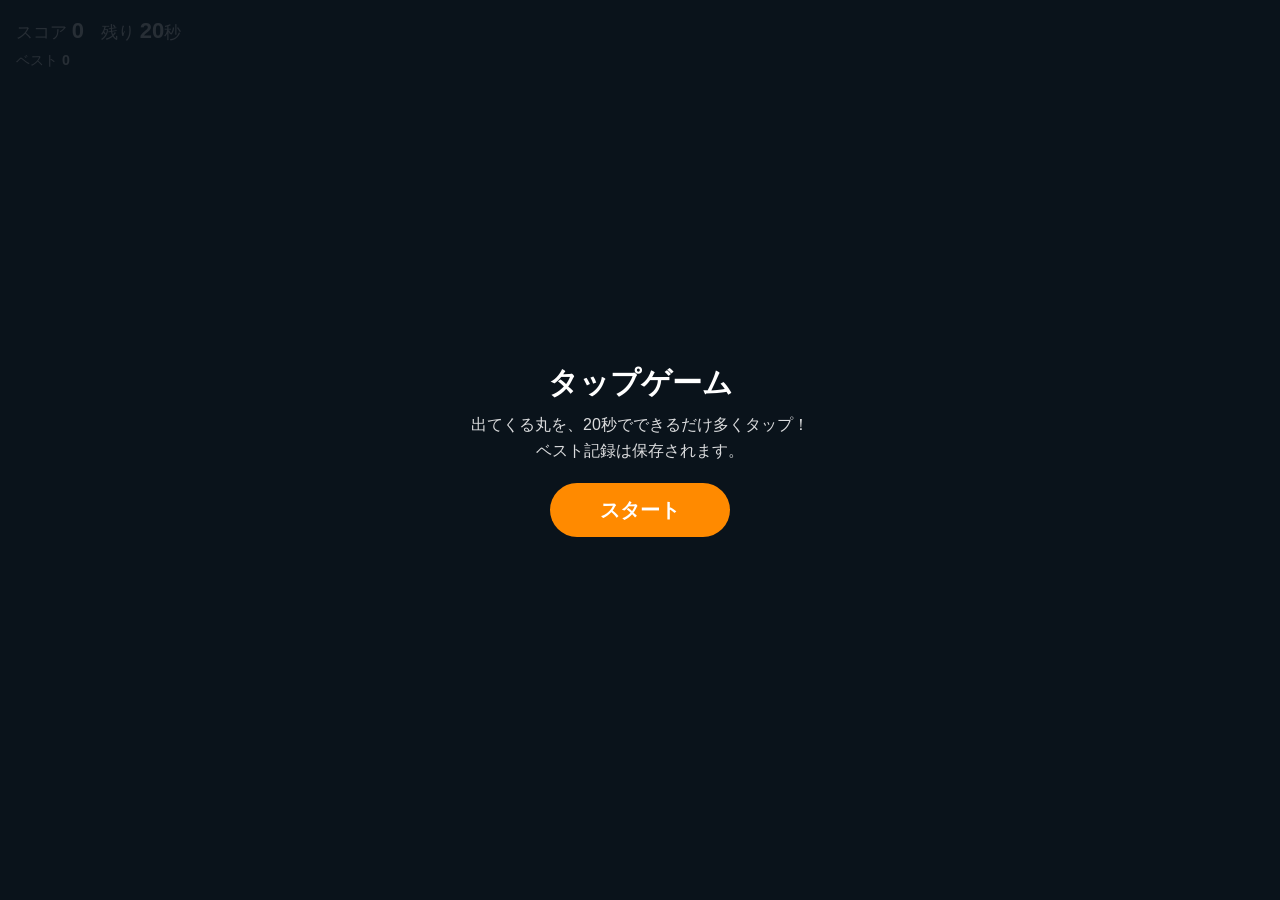
<file: demo/tap-game.html>
<!DOCTYPE html><html lang="ja"><head><meta charset="UTF-8"><meta name="viewport" content="width=device-width,initial-scale=1,viewport-fit=cover,user-scalable=no"><title>タップゲーム</title><style>html,body{margin:0;height:100%;overflow:hidden;background:#13202b;color:#fff;font-family:-apple-system,"Hiragino Sans",sans-serif;-webkit-user-select:none;user-select:none;touch-action:manipulation}#hud{position:fixed;top:max(14px,env(safe-area-inset-top));left:16px;right:110px;font-size:17px;line-height:1.5}#hud b{font-size:22px}#dot{position:fixed;width:72px;height:72px;border-radius:50%;border:0;background:radial-gradient(circle at 35% 30%,#ffe27a,#ff8a00);box-shadow:0 6px 18px rgba(255,138,0,.5);display:none}#ov{position:fixed;inset:0;display:flex;flex-direction:column;align-items:center;justify-content:center;text-align:center;padding:24px;background:rgba(10,18,26,.88)}#ov h1{margin:0 0 8px;font-size:30px}#ov p{margin:0 0 20px;opacity:.85;line-height:1.6}#go{min-width:180px;min-height:54px;border:0;border-radius:27px;background:#ff8a00;color:#fff;font-size:20px;font-weight:700}</style></head><body><div id="hud">スコア <b id="s">0</b>　残り <b id="r">20</b>秒<br><small>ベスト <b id="b" style="font-size:inherit">0</b></small></div><button id="dot" aria-label="丸"></button><div id="ov"><h1>タップゲーム</h1><p>出てくる丸を、20秒でできるだけ多くタップ！<br>ベスト記録は保存されます。</p><button id="go">スタート</button></div><script>(function(){var s=0,left=20,timer=0,best=0;try{best=+(localStorage.getItem("best")||0)}catch(e){}var $=function(i){return document.getElementById(i)};$("b").textContent=best;function move(){var d=$("dot"),w=innerWidth-72,h=innerHeight-72,top=110;d.style.left=Math.round(Math.random()*w)+"px";d.style.top=Math.round(top+Math.random()*Math.max(1,h-top-20))+"px"}function end(){clearInterval(timer);$("dot").style.display="none";var msg="スコア "+s;if(s>best){best=s;try{localStorage.setItem("best",String(best))}catch(e){}msg+="　🎉 ベスト更新！"}$("b").textContent=best;$("ov").querySelector("h1").textContent=msg;$("ov").querySelector("p").innerHTML="ベスト記録は "+best+" です。";$("go").textContent="もう一度";$("ov").style.display="flex"}$("go").onclick=function(){s=0;left=20;$("s").textContent=0;$("r").textContent=20;$("ov").style.display="none";$("dot").style.display="block";move();timer=setInterval(function(){left--;$("r").textContent=left;if(left<=0)end()},1000)};$("dot").addEventListener("pointerdown",function(e){e.preventDefault();s++;$("s").textContent=s;move()});})();</script></body></html>
</file>
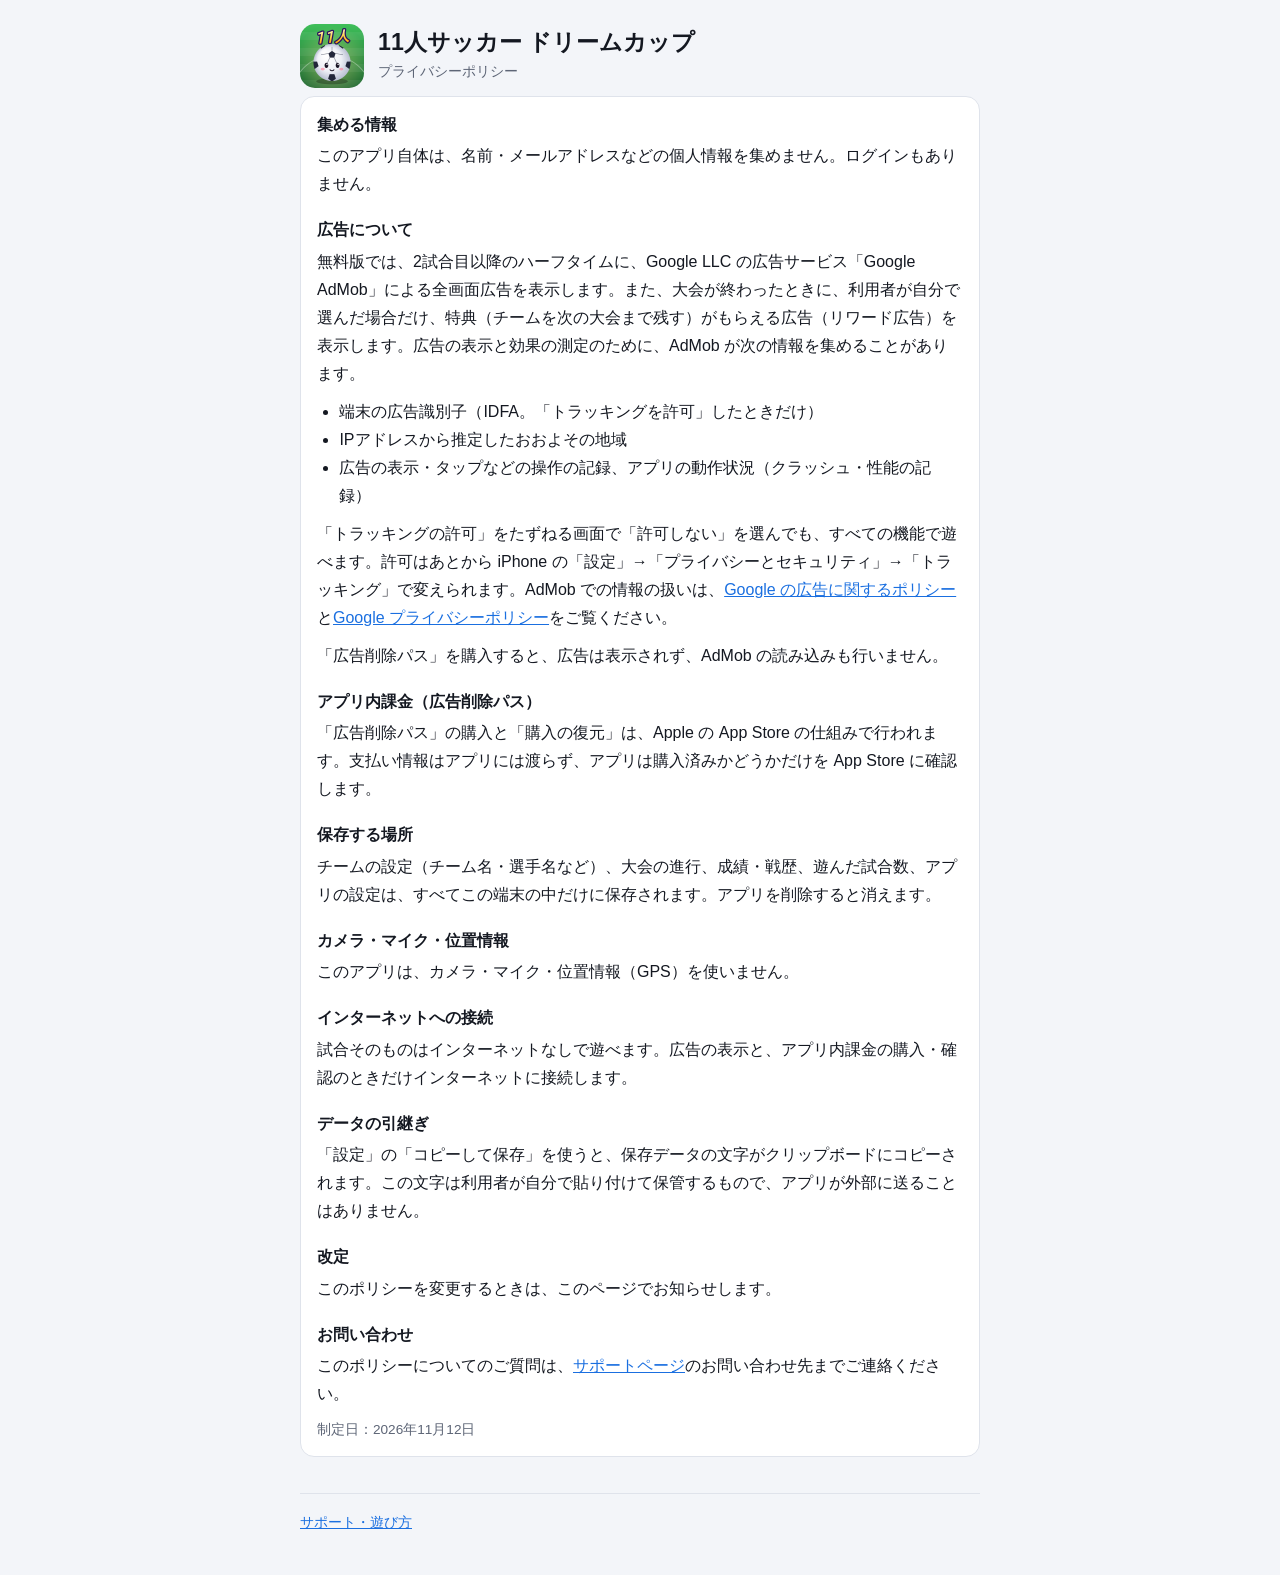
<file: soccer11/privacy.html>
<!DOCTYPE html>
<html lang="ja">
<head>
<meta charset="UTF-8">
<meta name="viewport" content="width=device-width, initial-scale=1, viewport-fit=cover">
<title>11人サッカー ドリームカップ プライバシーポリシー</title>
<meta name="description" content="iPhoneアプリ「11人サッカー ドリームカップ」のプライバシーポリシーです。">
<link rel="stylesheet" href="style.css">
<link rel="icon" href="icon.png">
</head>
<body>
<main>
  <header class="app">
    <img src="icon.png" alt="">
    <div>
      <h1>11人サッカー ドリームカップ</h1>
      <p>プライバシーポリシー</p>
    </div>
  </header>

  <div class="card">
    <h3>集める情報</h3>
    <p>このアプリ自体は、名前・メールアドレスなどの個人情報を集めません。ログインもありません。</p>

    <h3>広告について</h3>
    <p>無料版では、2試合目以降のハーフタイムに、Google LLC の広告サービス「Google AdMob」による全画面広告を表示します。また、大会が終わったときに、利用者が自分で選んだ場合だけ、特典（チームを次の大会まで残す）がもらえる広告（リワード広告）を表示します。広告の表示と効果の測定のために、AdMob が次の情報を集めることがあります。</p>
    <ul>
      <li>端末の広告識別子（IDFA。「トラッキングを許可」したときだけ）</li>
      <li>IPアドレスから推定したおおよその地域</li>
      <li>広告の表示・タップなどの操作の記録、アプリの動作状況（クラッシュ・性能の記録）</li>
    </ul>
    <p>「トラッキングの許可」をたずねる画面で「許可しない」を選んでも、すべての機能で遊べます。許可はあとから iPhone の「設定」→「プライバシーとセキュリティ」→「トラッキング」で変えられます。AdMob での情報の扱いは、<a href="https://policies.google.com/technologies/ads?hl=ja" rel="noopener">Google の広告に関するポリシー</a>と<a href="https://policies.google.com/privacy?hl=ja" rel="noopener">Google プライバシーポリシー</a>をご覧ください。</p>
    <p>「広告削除パス」を購入すると、広告は表示されず、AdMob の読み込みも行いません。</p>

    <h3>アプリ内課金（広告削除パス）</h3>
    <p>「広告削除パス」の購入と「購入の復元」は、Apple の App Store の仕組みで行われます。支払い情報はアプリには渡らず、アプリは購入済みかどうかだけを App Store に確認します。</p>

    <h3>保存する場所</h3>
    <p>チームの設定（チーム名・選手名など）、大会の進行、成績・戦歴、遊んだ試合数、アプリの設定は、すべてこの端末の中だけに保存されます。アプリを削除すると消えます。</p>

    <h3>カメラ・マイク・位置情報</h3>
    <p>このアプリは、カメラ・マイク・位置情報（GPS）を使いません。</p>

    <h3>インターネットへの接続</h3>
    <p>試合そのものはインターネットなしで遊べます。広告の表示と、アプリ内課金の購入・確認のときだけインターネットに接続します。</p>

    <h3>データの引継ぎ</h3>
    <p>「設定」の「コピーして保存」を使うと、保存データの文字がクリップボードにコピーされます。この文字は利用者が自分で貼り付けて保管するもので、アプリが外部に送ることはありません。</p>

    <h3>改定</h3>
    <p>このポリシーを変更するときは、このページでお知らせします。</p>

    <h3>お問い合わせ</h3>
    <p>このポリシーについてのご質問は、<a href="index.html">サポートページ</a>のお問い合わせ先までご連絡ください。</p>

    <p class="muted">制定日：2026年11月12日</p>
  </div>

  <nav>
    <a href="index.html">サポート・遊び方</a>
  </nav>
</main>
</body>
</html>
</file>
<file: style.css>
:root {
  color-scheme: light dark;
  --bg: #f3f5f9;
  --panel: #ffffff;
  --line: #dfe3eb;
  --text: #141821;
  --sub: #5d6576;
  --accent: #1a6fe0;
}
@media (prefers-color-scheme: dark) {
  :root { --bg: #0f1218; --panel: #181c25; --line: #272c38; --text: #e8ebf2; --sub: #8e96a8; --accent: #6cb2ff; }
}
* { box-sizing: border-box; }
html { -webkit-text-size-adjust: 100%; }
body {
  margin: 0;
  background: var(--bg);
  color: var(--text);
  font-family: -apple-system, BlinkMacSystemFont, "Hiragino Sans", "Hiragino Kaku Gothic ProN", "Noto Sans JP", sans-serif;
  line-height: 1.75;
  padding: max(24px, env(safe-area-inset-top)) max(16px, env(safe-area-inset-right)) max(40px, env(safe-area-inset-bottom)) max(16px, env(safe-area-inset-left));
}
main { max-width: 680px; margin: 0 auto; }
header.app { display: flex; align-items: center; gap: 14px; margin-bottom: 8px; }
header.app img { width: 64px; height: 64px; border-radius: 15px; flex: none; }
header.app h1 { margin: 0; font-size: 1.45rem; line-height: 1.3; text-wrap: balance; }
header.app p { margin: 2px 0 0; color: var(--sub); font-size: .9rem; }
h2 { font-size: 1.1rem; margin: 32px 0 8px; }
h3 { font-size: .98rem; margin: 18px 0 4px; }
p { margin: 0 0 10px; }
.card { background: var(--panel); border: 1px solid var(--line); border-radius: 14px; padding: 14px 16px; }
.card + .card { margin-top: 10px; }
ol, ul { padding-left: 1.4em; margin: 0 0 10px; }
a { color: var(--accent); }
.contact { font-size: 1.05rem; font-weight: 600; word-break: break-all; }
.muted { color: var(--sub); font-size: .85rem; }
nav { margin-top: 36px; padding-top: 16px; border-top: 1px solid var(--line); font-size: .9rem; display: flex; flex-wrap: wrap; gap: 8px 18px; }
.card > :first-child { margin-top: 0; }
.card > :last-child { margin-bottom: 0; }
</file>
<file: basket5on5/style.css>
:root {
  color-scheme: light dark;
  --bg: #f3f5f9;
  --panel: #ffffff;
  --line: #dfe3eb;
  --text: #141821;
  --sub: #5d6576;
  --accent: #1a6fe0;
}
@media (prefers-color-scheme: dark) {
  :root { --bg: #0f1218; --panel: #181c25; --line: #272c38; --text: #e8ebf2; --sub: #8e96a8; --accent: #6cb2ff; }
}
* { box-sizing: border-box; }
html { -webkit-text-size-adjust: 100%; }
body {
  margin: 0;
  background: var(--bg);
  color: var(--text);
  font-family: -apple-system, BlinkMacSystemFont, "Hiragino Sans", "Hiragino Kaku Gothic ProN", "Noto Sans JP", sans-serif;
  line-height: 1.75;
  padding: max(24px, env(safe-area-inset-top)) max(16px, env(safe-area-inset-right)) max(40px, env(safe-area-inset-bottom)) max(16px, env(safe-area-inset-left));
}
main { max-width: 680px; margin: 0 auto; }
header.app { display: flex; align-items: center; gap: 14px; margin-bottom: 8px; }
header.app img { width: 64px; height: 64px; border-radius: 15px; flex: none; }
header.app h1 { margin: 0; font-size: 1.45rem; line-height: 1.3; text-wrap: balance; }
header.app p { margin: 2px 0 0; color: var(--sub); font-size: .9rem; }
h2 { font-size: 1.1rem; margin: 32px 0 8px; }
h3 { font-size: .98rem; margin: 18px 0 4px; }
p { margin: 0 0 10px; }
.card { background: var(--panel); border: 1px solid var(--line); border-radius: 14px; padding: 14px 16px; }
.card + .card { margin-top: 10px; }
ol, ul { padding-left: 1.4em; margin: 0 0 10px; }
a { color: var(--accent); }
.contact { font-size: 1.05rem; font-weight: 600; word-break: break-all; }
.muted { color: var(--sub); font-size: .85rem; }
nav { margin-top: 36px; padding-top: 16px; border-top: 1px solid var(--line); font-size: .9rem; display: flex; flex-wrap: wrap; gap: 8px 18px; }
.card > :first-child { margin-top: 0; }
.card > :last-child { margin-bottom: 0; }
</file>
<file: campsim/style.css>
:root {
  color-scheme: light dark;
  --bg: #f3f5f9;
  --panel: #ffffff;
  --line: #dfe3eb;
  --text: #141821;
  --sub: #5d6576;
  --accent: #1a6fe0;
}
@media (prefers-color-scheme: dark) {
  :root { --bg: #0f1218; --panel: #181c25; --line: #272c38; --text: #e8ebf2; --sub: #8e96a8; --accent: #6cb2ff; }
}
* { box-sizing: border-box; }
html { -webkit-text-size-adjust: 100%; }
body {
  margin: 0;
  background: var(--bg);
  color: var(--text);
  font-family: -apple-system, BlinkMacSystemFont, "Hiragino Sans", "Hiragino Kaku Gothic ProN", "Noto Sans JP", sans-serif;
  line-height: 1.75;
  padding: max(24px, env(safe-area-inset-top)) max(16px, env(safe-area-inset-right)) max(40px, env(safe-area-inset-bottom)) max(16px, env(safe-area-inset-left));
}
main { max-width: 680px; margin: 0 auto; }
header.app { display: flex; align-items: center; gap: 14px; margin-bottom: 8px; }
header.app img { width: 64px; height: 64px; border-radius: 15px; flex: none; }
header.app h1 { margin: 0; font-size: 1.45rem; line-height: 1.3; text-wrap: balance; }
header.app p { margin: 2px 0 0; color: var(--sub); font-size: .9rem; }
h2 { font-size: 1.1rem; margin: 32px 0 8px; }
h3 { font-size: .98rem; margin: 18px 0 4px; }
p { margin: 0 0 10px; }
.card { background: var(--panel); border: 1px solid var(--line); border-radius: 14px; padding: 14px 16px; }
.card + .card { margin-top: 10px; }
ol, ul { padding-left: 1.4em; margin: 0 0 10px; }
a { color: var(--accent); }
.contact { font-size: 1.05rem; font-weight: 600; word-break: break-all; }
.muted { color: var(--sub); font-size: .85rem; }
nav { margin-top: 36px; padding-top: 16px; border-top: 1px solid var(--line); font-size: .9rem; display: flex; flex-wrap: wrap; gap: 8px 18px; }
.card > :first-child { margin-top: 0; }
.card > :last-child { margin-bottom: 0; }
</file>
<file: demo/css/style.css>
html,body{margin:0}body{min-height:100vh;background:linear-gradient(160deg,#e8f1ff,#fdf2ff);color:#1d2433;font-family:-apple-system,"Hiragino Sans",sans-serif;line-height:1.7}main{max-width:560px;margin:0 auto;padding:calc(env(safe-area-inset-top) + 28px) 20px calc(env(safe-area-inset-bottom) + 40px)}h1{font-size:26px;margin:8px 0 10px}h2{font-size:18px;margin:24px 0 8px}.logo{width:76px;height:76px}.files{padding-left:1.2em;color:#4a5468}.card{list-style:none;padding:6px 14px;margin:0;background:#fff;border-radius:14px;box-shadow:0 4px 16px rgba(40,60,120,.1)}.card li{padding:8px 0;border-bottom:1px solid #eef0f5}.card li:last-child{border-bottom:0}.btn{display:inline-block;margin-top:8px;padding:12px 20px;border-radius:24px;background:#3b6ef5;color:#fff;text-decoration:none;font-weight:700}.ext{color:#3b6ef5}.note{margin-top:28px;font-size:13px;color:#7a8396}
</file>
<file: soccer11/style.css>
:root {
  color-scheme: light dark;
  --bg: #f3f5f9;
  --panel: #ffffff;
  --line: #dfe3eb;
  --text: #141821;
  --sub: #5d6576;
  --accent: #1a6fe0;
}
@media (prefers-color-scheme: dark) {
  :root { --bg: #0f1218; --panel: #181c25; --line: #272c38; --text: #e8ebf2; --sub: #8e96a8; --accent: #6cb2ff; }
}
* { box-sizing: border-box; }
html { -webkit-text-size-adjust: 100%; }
body {
  margin: 0;
  background: var(--bg);
  color: var(--text);
  font-family: -apple-system, BlinkMacSystemFont, "Hiragino Sans", "Hiragino Kaku Gothic ProN", "Noto Sans JP", sans-serif;
  line-height: 1.75;
  padding: max(24px, env(safe-area-inset-top)) max(16px, env(safe-area-inset-right)) max(40px, env(safe-area-inset-bottom)) max(16px, env(safe-area-inset-left));
}
main { max-width: 680px; margin: 0 auto; }
header.app { display: flex; align-items: center; gap: 14px; margin-bottom: 8px; }
header.app img { width: 64px; height: 64px; border-radius: 15px; flex: none; }
header.app h1 { margin: 0; font-size: 1.45rem; line-height: 1.3; text-wrap: balance; }
header.app p { margin: 2px 0 0; color: var(--sub); font-size: .9rem; }
h2 { font-size: 1.1rem; margin: 32px 0 8px; }
h3 { font-size: .98rem; margin: 18px 0 4px; }
p { margin: 0 0 10px; }
.card { background: var(--panel); border: 1px solid var(--line); border-radius: 14px; padding: 14px 16px; }
.card + .card { margin-top: 10px; }
ol, ul { padding-left: 1.4em; margin: 0 0 10px; }
a { color: var(--accent); }
.contact { font-size: 1.05rem; font-weight: 600; word-break: break-all; }
.muted { color: var(--sub); font-size: .85rem; }
nav { margin-top: 36px; padding-top: 16px; border-top: 1px solid var(--line); font-size: .9rem; display: flex; flex-wrap: wrap; gap: 8px 18px; }
.card > :first-child { margin-top: 0; }
.card > :last-child { margin-bottom: 0; }
</file>
